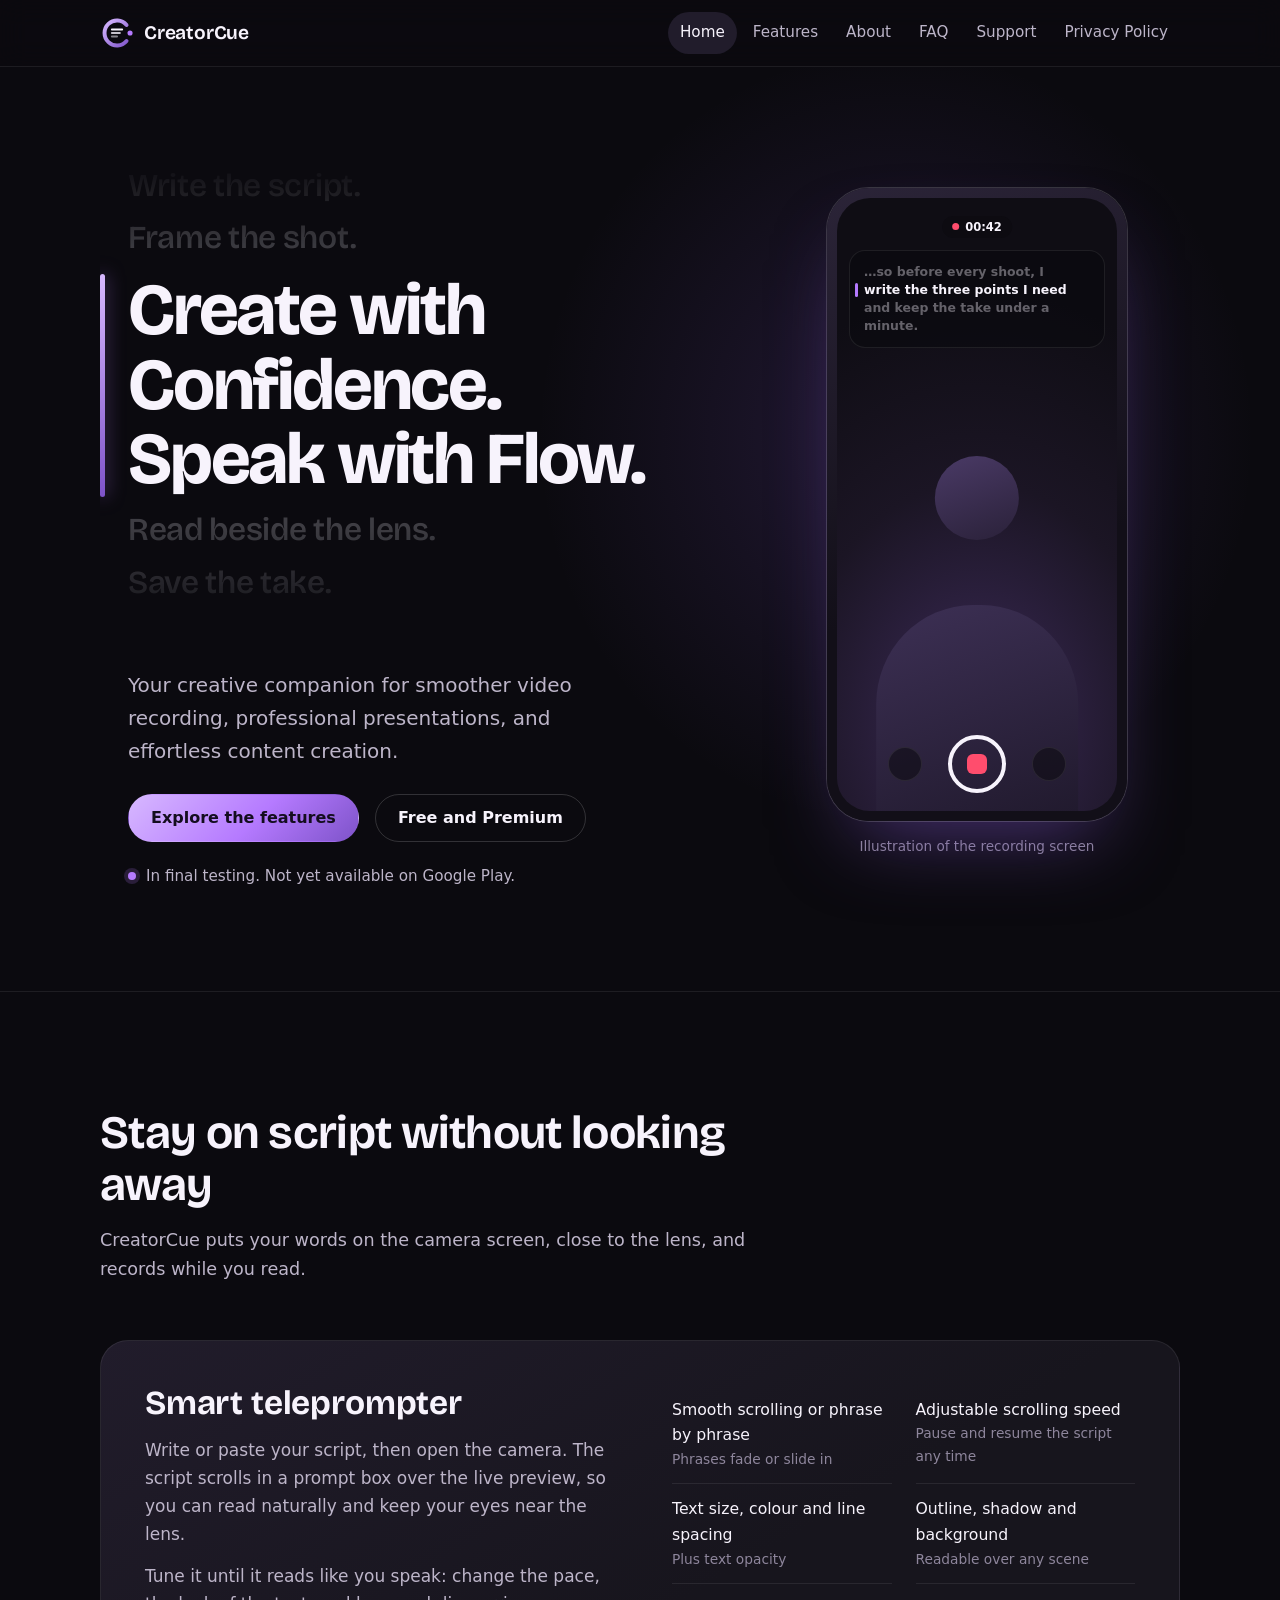
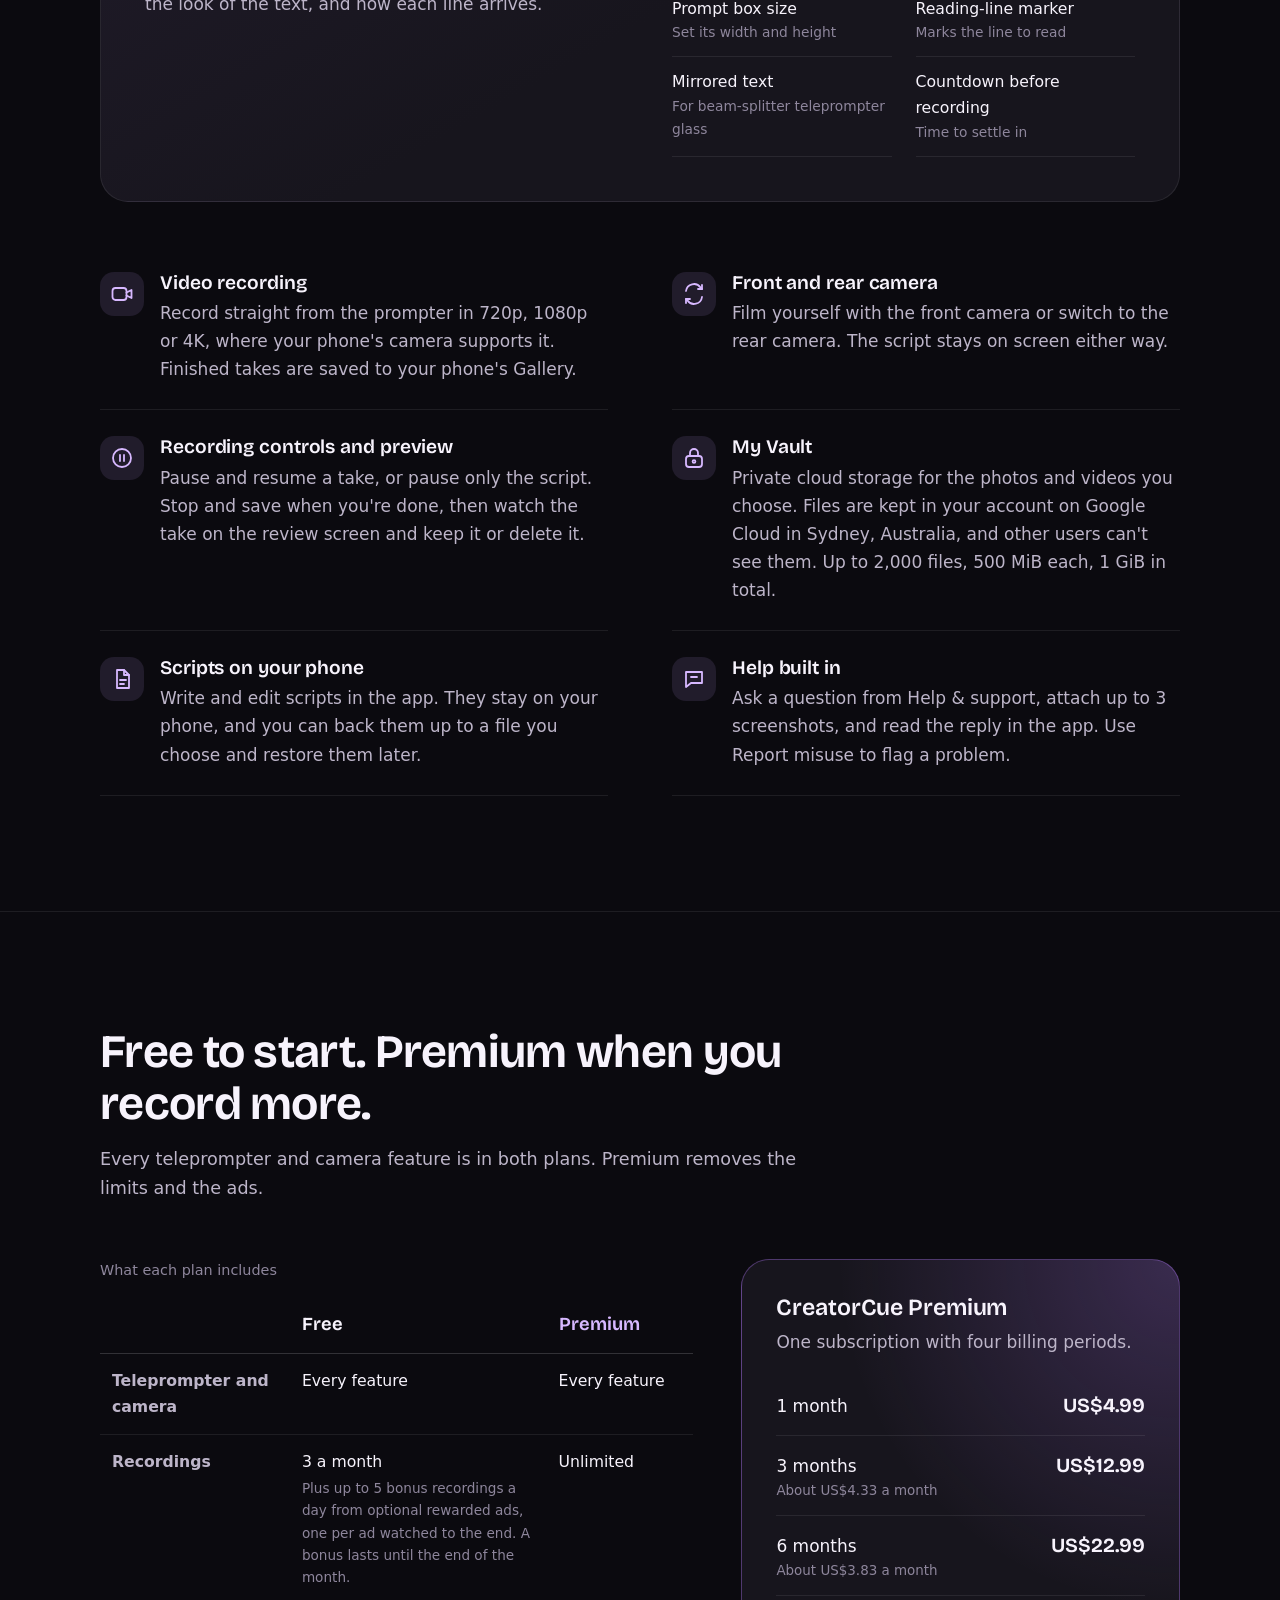
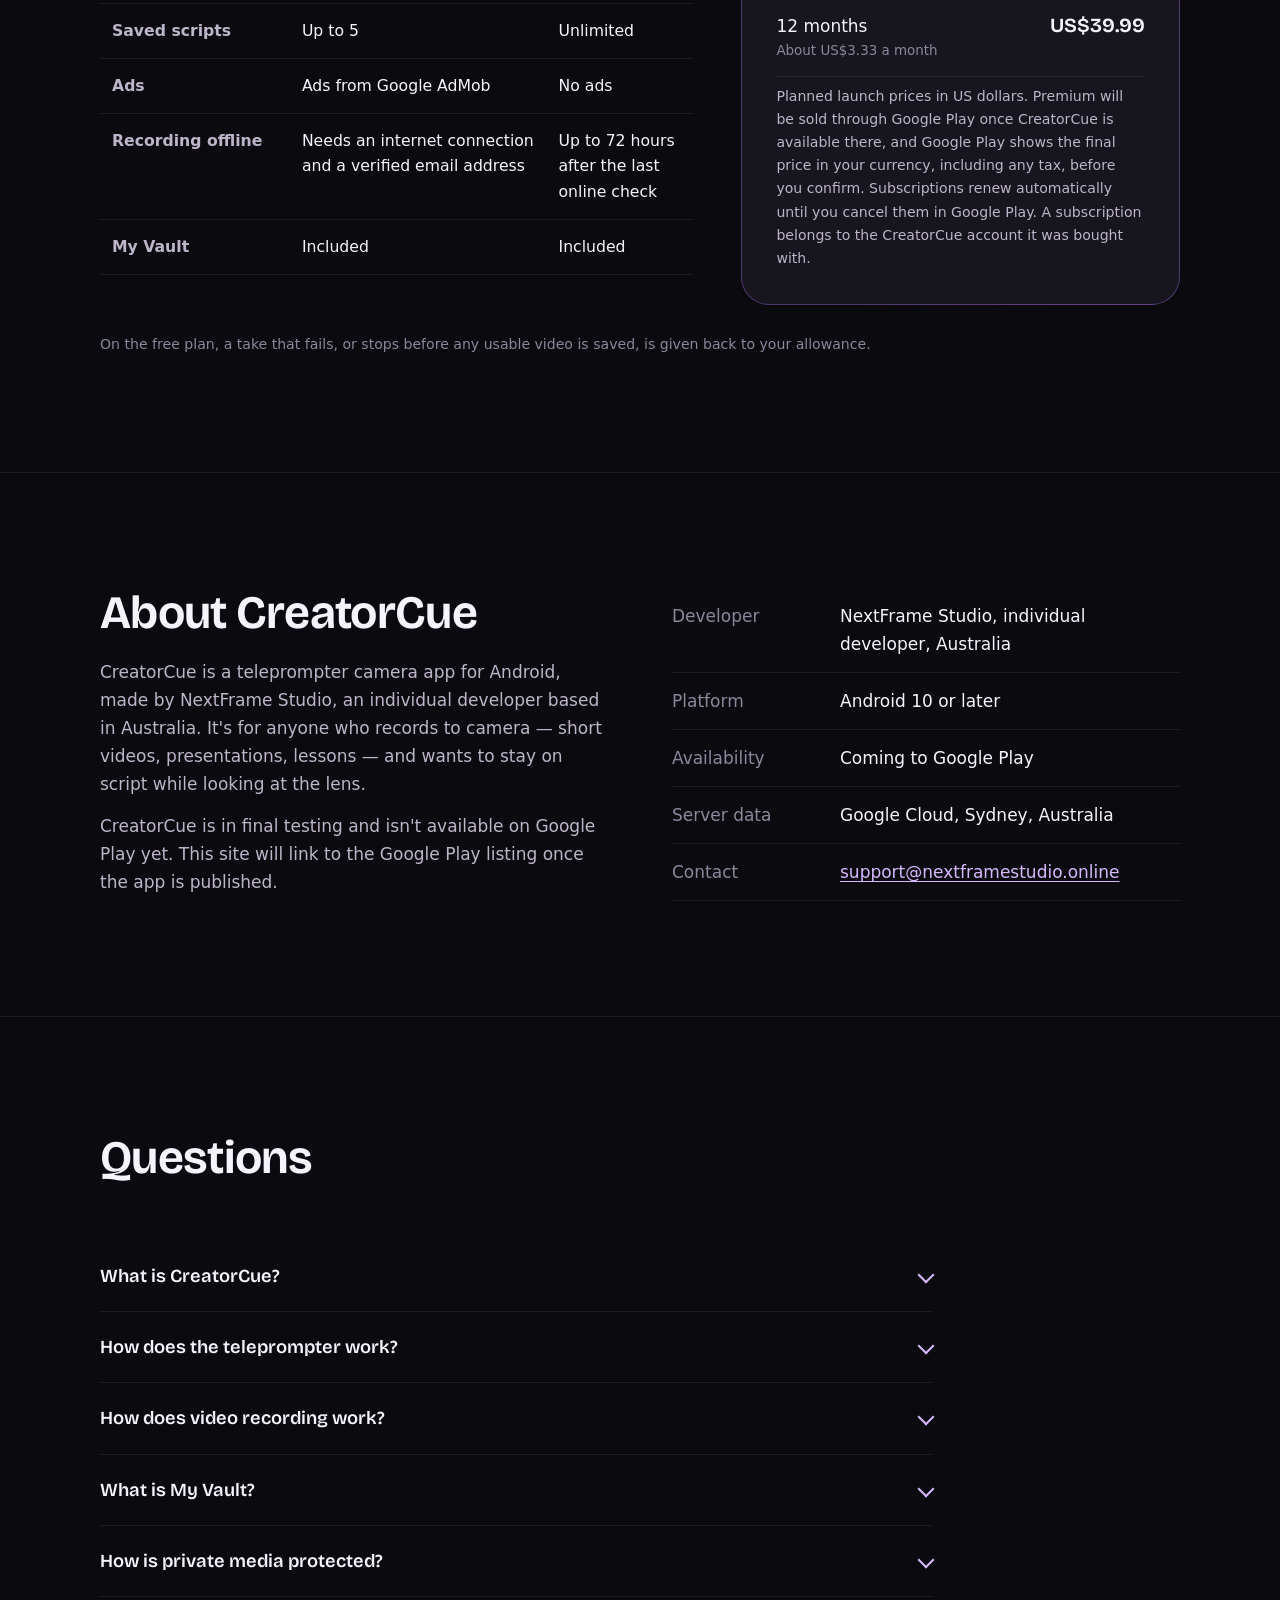
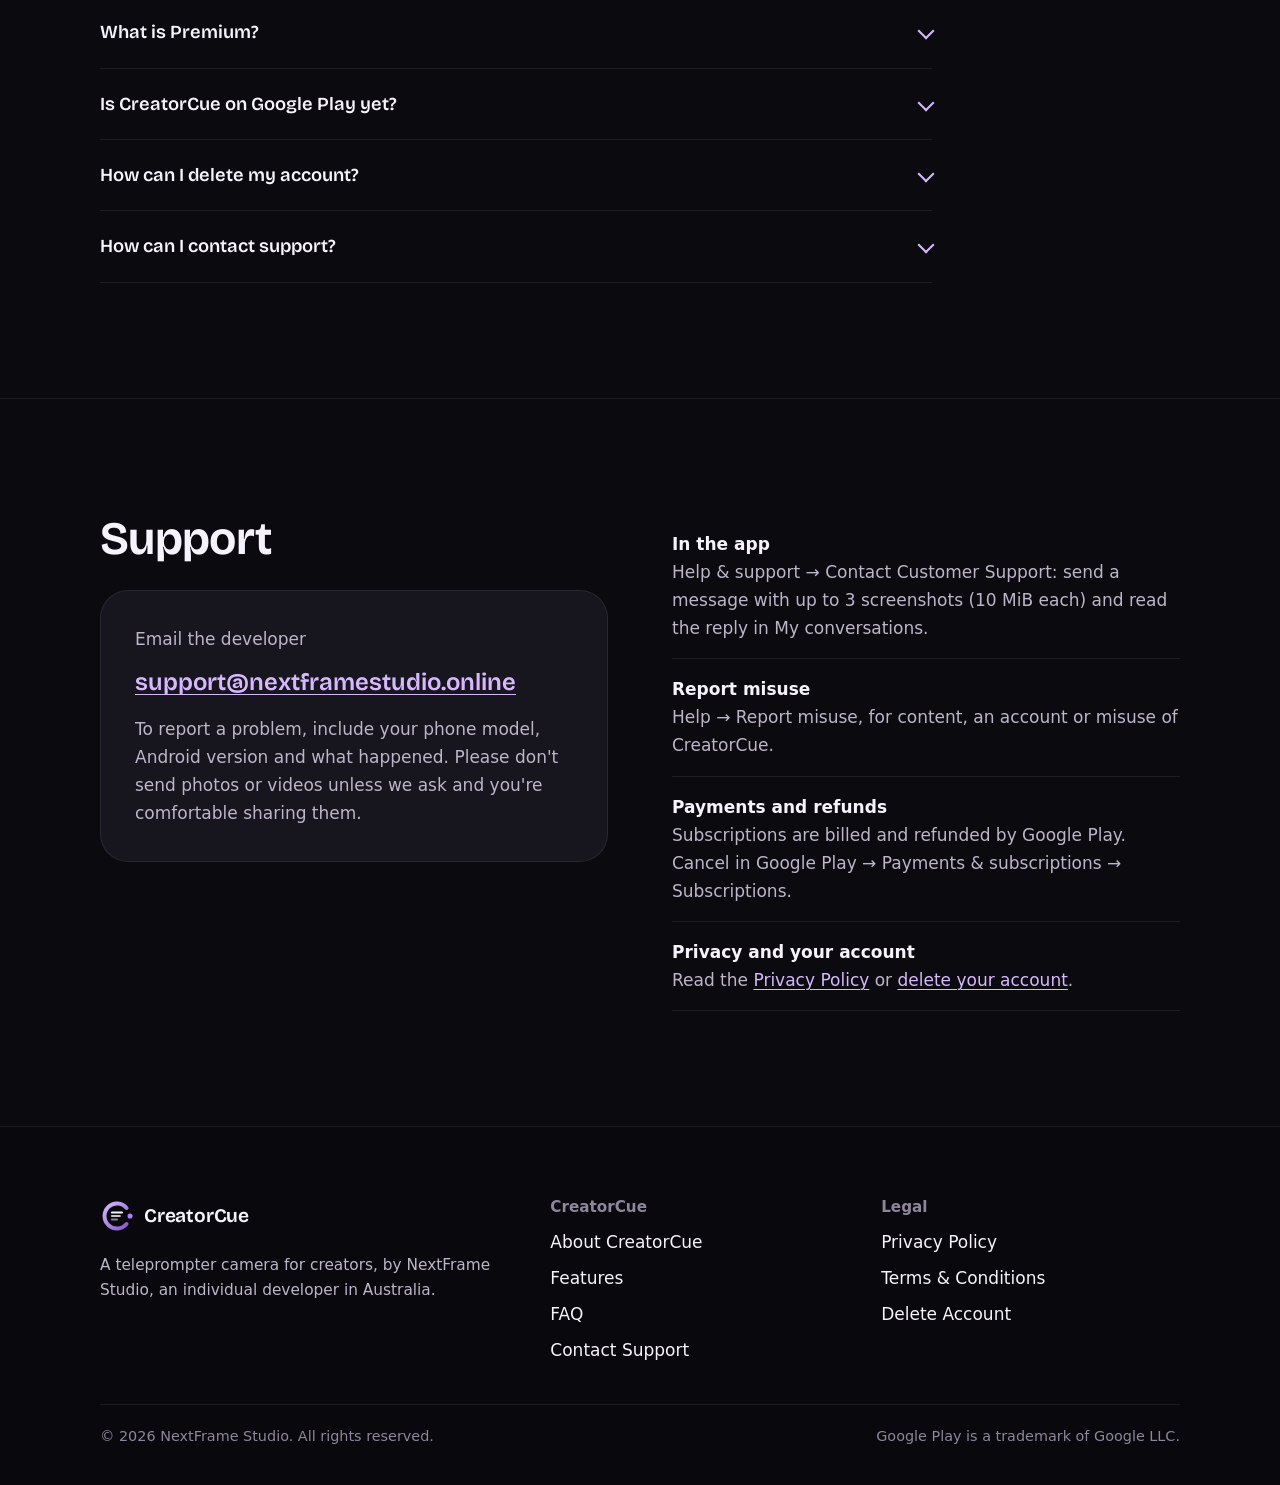
<file: index.html>
<!DOCTYPE html>
<html lang="en" class="no-js">
<head>
  <meta charset="utf-8">
  <meta name="viewport" content="width=device-width, initial-scale=1">
  <title>CreatorCue — teleprompter camera for creators</title>
  <meta name="description" content="CreatorCue is a teleprompter camera app for Android by NextFrame Studio. Read your script beside the lens, record confident takes, and keep chosen media in My Vault.">
  <link rel="canonical" href="https://nextframestudio.online/">
  <meta name="theme-color" content="#0b0a0f">
  <meta property="og:type" content="website">
  <meta property="og:title" content="CreatorCue — Create with Confidence. Speak with Flow.">
  <meta property="og:description" content="A teleprompter camera for creators, by NextFrame Studio.">
  <meta property="og:url" content="https://nextframestudio.online/">
  <link rel="icon" href="assets/favicon.svg" type="image/svg+xml">
  <link rel="preload" href="assets/fonts/bricolage-grotesque-latin.woff2" as="font" type="font/woff2" crossorigin>
  <link rel="stylesheet" href="assets/site.css">
  <script src="assets/site.js" defer></script>
</head>
<body>
  <a class="skip" href="#main">Skip to content</a>

  <header class="site-header">
    <div class="wrap">
      <a class="brand" href="index.html" aria-label="CreatorCue home"><img src="assets/logo.svg" alt="" width="34" height="34">CreatorCue</a>
      <button class="nav-toggle" type="button" aria-expanded="false" aria-controls="site-nav"><span class="bars" aria-hidden="true"></span>Menu</button>
      <nav class="nav" id="site-nav" aria-label="Main">
        <ul>
          <li><a href="index.html" aria-current="page">Home</a></li>
          <li><a href="#features">Features</a></li>
          <li><a href="#about">About</a></li>
          <li><a href="#faq">FAQ</a></li>
          <li><a href="#support">Support</a></li>
          <li><a href="privacy.html">Privacy Policy</a></li>
        </ul>
      </nav>
    </div>
  </header>

  <main id="main">
    <section class="hero" aria-labelledby="hero-title">
      <div class="wrap hero-grid">
        <div class="prompter">
          <div class="prompter-window">
            <span class="reading-line" aria-hidden="true"></span>
            <div class="prompter-track">
              <p class="line" aria-hidden="true">Write the script.</p>
              <p class="line" aria-hidden="true">Frame the shot.</p>
              <h1 id="hero-title"><span>Create with Confidence.</span> <span>Speak with Flow.</span></h1>
              <p class="line" aria-hidden="true">Read beside the lens.</p>
              <p class="line" aria-hidden="true">Save the take.</p>
            </div>
          </div>
          <div class="hero-copy">
            <p class="lede">Your creative companion for smoother video recording, professional presentations, and effortless content creation.</p>
            <div class="hero-actions">
              <a class="btn btn-primary" href="#features">Explore the features</a>
              <a class="btn btn-ghost" href="#plans">Free and Premium</a>
            </div>
            <p class="status">In final testing. Not yet available on Google Play.</p>
          </div>
        </div>

        <figure class="device">
          <div class="phone" aria-hidden="true">
            <div class="screen">
              <div class="subject"></div>
              <span class="rec">00:42</span>
              <div class="prompt-box">
                <p>…so before every shoot, I</p>
                <p class="now">write the three points I need</p>
                <p>and keep the take under a minute.</p>
              </div>
              <div class="controls"><span></span><span class="shutter"></span><span></span></div>
            </div>
          </div>
          <figcaption>Illustration of the recording screen</figcaption>
        </figure>
      </div>
    </section>

    <section class="section" id="features" aria-labelledby="features-title">
      <div class="wrap">
        <div class="section-head">
          <h2 id="features-title">Stay on script without looking away</h2>
          <p>CreatorCue puts your words on the camera screen, close to the lens, and records while you read.</p>
        </div>

        <article class="feature-lead">
          <div>
            <h3>Smart teleprompter</h3>
            <p>Write or paste your script, then open the camera. The script scrolls in a prompt box over the live preview, so you can read naturally and keep your eyes near the lens.</p>
            <p>Tune it until it reads like you speak: change the pace, the look of the text, and how each line arrives.</p>
          </div>
          <ul class="controls-list" aria-label="Teleprompter controls">
            <li>Smooth scrolling or phrase by phrase<small>Phrases fade or slide in</small></li>
            <li>Adjustable scrolling speed<small>Pause and resume the script any time</small></li>
            <li>Text size, colour and line spacing<small>Plus text opacity</small></li>
            <li>Outline, shadow and background<small>Readable over any scene</small></li>
            <li>Prompt box size<small>Set its width and height</small></li>
            <li>Reading-line marker<small>Marks the line to read</small></li>
            <li>Mirrored text<small>For beam-splitter teleprompter glass</small></li>
            <li>Countdown before recording<small>Time to settle in</small></li>
          </ul>
        </article>

        <div class="feature-rows">
          <div class="feature-row">
            <svg viewBox="0 0 24 24" fill="none" stroke="currentColor" stroke-width="1.8" stroke-linecap="round" stroke-linejoin="round" aria-hidden="true"><rect x="2.5" y="6" width="14" height="12" rx="3"/><path d="M16.5 10.5 21.5 8v8l-5-2.5"/></svg>
            <div><h3>Video recording</h3><p>Record straight from the prompter in 720p, 1080p or 4K, where your phone's camera supports it. Finished takes are saved to your phone's Gallery.</p></div>
          </div>
          <div class="feature-row">
            <svg viewBox="0 0 24 24" fill="none" stroke="currentColor" stroke-width="1.8" stroke-linecap="round" stroke-linejoin="round" aria-hidden="true"><path d="M4 9a8 8 0 0 1 14.5-3.5L20 7"/><path d="M20 3v4h-4"/><path d="M20 15a8 8 0 0 1-14.5 3.5L4 17"/><path d="M4 21v-4h4"/></svg>
            <div><h3>Front and rear camera</h3><p>Film yourself with the front camera or switch to the rear camera. The script stays on screen either way.</p></div>
          </div>
          <div class="feature-row">
            <svg viewBox="0 0 24 24" fill="none" stroke="currentColor" stroke-width="1.8" stroke-linecap="round" stroke-linejoin="round" aria-hidden="true"><circle cx="12" cy="12" r="9"/><path d="M10 9v6M14 9v6"/></svg>
            <div><h3>Recording controls and preview</h3><p>Pause and resume a take, or pause only the script. Stop and save when you're done, then watch the take on the review screen and keep it or delete it.</p></div>
          </div>
          <div class="feature-row">
            <svg viewBox="0 0 24 24" fill="none" stroke="currentColor" stroke-width="1.8" stroke-linecap="round" stroke-linejoin="round" aria-hidden="true"><rect x="4" y="10" width="16" height="11" rx="3"/><path d="M8 10V7a4 4 0 0 1 8 0v3"/><circle cx="12" cy="15.5" r="1.4"/></svg>
            <div><h3>My Vault</h3><p>Private cloud storage for the photos and videos you choose. Files are kept in your account on Google Cloud in Sydney, Australia, and other users can't see them. Up to 2,000 files, 500 MiB each, 1 GiB in total.</p></div>
          </div>
          <div class="feature-row">
            <svg viewBox="0 0 24 24" fill="none" stroke="currentColor" stroke-width="1.8" stroke-linecap="round" stroke-linejoin="round" aria-hidden="true"><path d="M7 3h7l5 5v13H7z"/><path d="M14 3v5h5M10 13h6M10 17h4"/></svg>
            <div><h3>Scripts on your phone</h3><p>Write and edit scripts in the app. They stay on your phone, and you can back them up to a file you choose and restore them later.</p></div>
          </div>
          <div class="feature-row">
            <svg viewBox="0 0 24 24" fill="none" stroke="currentColor" stroke-width="1.8" stroke-linecap="round" stroke-linejoin="round" aria-hidden="true"><path d="M4 5h16v11H9l-5 4z"/><path d="M9 10h6"/></svg>
            <div><h3>Help built in</h3><p>Ask a question from Help &amp; support, attach up to 3 screenshots, and read the reply in the app. Use Report misuse to flag a problem.</p></div>
          </div>
        </div>
      </div>
    </section>

    <section class="section" id="plans" aria-labelledby="plans-title">
      <div class="wrap">
        <div class="section-head">
          <h2 id="plans-title">Free to start. Premium when you record more.</h2>
          <p>Every teleprompter and camera feature is in both plans. Premium removes the limits and the ads.</p>
        </div>
        <div class="plans">
          <table class="compare">
            <caption>What each plan includes</caption>
            <thead><tr><th scope="col"><span class="visually-hidden">Feature</span></th><th scope="col">Free</th><th scope="col">Premium</th></tr></thead>
            <tbody>
              <tr><th scope="row">Teleprompter and camera</th><td data-plan="Free">Every feature</td><td data-plan="Premium">Every feature</td></tr>
              <tr><th scope="row">Recordings</th><td data-plan="Free">3 a month<small>Plus up to 5 bonus recordings a day from optional rewarded ads, one per ad watched to the end. A bonus lasts until the end of the month.</small></td><td data-plan="Premium">Unlimited</td></tr>
              <tr><th scope="row">Saved scripts</th><td data-plan="Free">Up to 5</td><td data-plan="Premium">Unlimited</td></tr>
              <tr><th scope="row">Ads</th><td data-plan="Free">Ads from Google AdMob</td><td data-plan="Premium">No ads</td></tr>
              <tr><th scope="row">Recording offline</th><td data-plan="Free">Needs an internet connection and a verified email address</td><td data-plan="Premium">Up to 72 hours after the last online check</td></tr>
              <tr><th scope="row">My Vault</th><td data-plan="Free">Included</td><td data-plan="Premium">Included</td></tr>
            </tbody>
          </table>

          <aside class="premium-card" aria-labelledby="premium-title">
            <h3 id="premium-title">CreatorCue Premium</h3>
            <p>One subscription with four billing periods.</p>
            <ul class="price-list">
              <li><span>1 month</span><span class="price">US$4.99</span></li>
              <li><span>3 months<small>About US$4.33 a month</small></span><span class="price">US$12.99</span></li>
              <li><span>6 months<small>About US$3.83 a month</small></span><span class="price">US$22.99</span></li>
              <li><span>12 months<small>About US$3.33 a month</small></span><span class="price">US$39.99</span></li>
            </ul>
            <p class="fine">Planned launch prices in US dollars. Premium will be sold through Google Play once CreatorCue is available there, and Google Play shows the final price in your currency, including any tax, before you confirm. Subscriptions renew automatically until you cancel them in Google Play. A subscription belongs to the CreatorCue account it was bought with.</p>
          </aside>
        </div>
        <p class="fine plans-note">On the free plan, a take that fails, or stops before any usable video is saved, is given back to your allowance.</p>
      </div>
    </section>

    <section class="section" id="about" aria-labelledby="about-title">
      <div class="wrap about">
        <div class="text">
          <h2 id="about-title">About CreatorCue</h2>
          <p>CreatorCue is a teleprompter camera app for Android, made by NextFrame Studio, an individual developer based in Australia. It's for anyone who records to camera — short videos, presentations, lessons — and wants to stay on script while looking at the lens.</p>
          <p>CreatorCue is in final testing and isn't available on Google Play yet. This site will link to the Google Play listing once the app is published.</p>
        </div>
        <dl class="facts">
          <div><dt>Developer</dt><dd>NextFrame Studio, individual developer, Australia</dd></div>
          <div><dt>Platform</dt><dd>Android 10 or later</dd></div>
          <div><dt>Availability</dt><dd>Coming to Google Play</dd></div>
          <div><dt>Server data</dt><dd>Google Cloud, Sydney, Australia</dd></div>
          <div><dt>Contact</dt><dd><a href="mailto:support@nextframestudio.online">support@nextframestudio.online</a></dd></div>
        </dl>
      </div>
    </section>

    <section class="section" id="faq" aria-labelledby="faq-title">
      <div class="wrap">
        <div class="section-head"><h2 id="faq-title">Questions</h2></div>
        <div class="faq">
          <details>
            <summary>What is CreatorCue?</summary>
            <div><p>A teleprompter and camera in one Android app. You write a script, read it on screen while you record, and save the video to your phone. Optional My Vault storage keeps chosen photos and videos in your account.</p></div>
          </details>
          <details>
            <summary>How does the teleprompter work?</summary>
            <div><p>Open a script and tap Record. The script scrolls in a prompt box over the camera preview. From the camera settings you can change the scrolling speed, switch between smooth scrolling and phrase by phrase, adjust text size and colour, mirror the text for teleprompter glass, and set a countdown. Pause the script whenever you need a moment.</p></div>
          </details>
          <details>
            <summary>How does video recording work?</summary>
            <div><p>Choose the front or rear camera and a quality your phone supports (720p, 1080p or 4K), then tap Record. You can pause and resume, and Stop &amp; save ends the take. The video is saved to your phone's Gallery and opens on a review screen.</p>
            <p>On the free plan, recording needs an internet connection and a verified email address, and each take counts toward your monthly allowance. A take that fails before any usable video is saved doesn't count.</p></div>
          </details>
          <details>
            <summary>What is My Vault?</summary>
            <div><p>Optional private cloud storage in your CreatorCue account. You pick photos and videos with Android's photo picker, and only those files are uploaded; CreatorCue doesn't get access to your other photos. Each account can store up to 2,000 files, up to 500 MiB per file and 1 GiB in total. Files stay until you delete them in My Vault or delete your account. Deleting a file from My Vault doesn't delete the original on your phone.</p></div>
          </details>
          <details>
            <summary>How is private media protected?</summary>
            <div>
              <ul>
                <li>Files are stored in your account on Google Cloud in Sydney, Australia, and are sent over encrypted connections.</li>
                <li>Other users can't see your files.</li>
                <li>Authorized CreatorCue administrators can view a file only to provide technical support, keep CreatorCue secure, handle reports, or meet legal obligations. Every view is logged with its reason, and administrators can't change or delete your files.</li>
                <li>Your files and messages aren't used for advertising, profiling or training AI models.</li>
              </ul>
              <p>Details are in the <a href="privacy.html#my-vault">Privacy Policy</a>.</p>
            </div>
          </details>
          <details>
            <summary>What is Premium?</summary>
            <div><p>A Google Play subscription that gives unlimited recordings and saved scripts, removes ads, and lets you record offline for up to 72 hours after the last online check. It comes in 1, 3, 6 and 12-month periods. Premium will be available once CreatorCue is on Google Play. See <a href="#plans">Free and Premium</a>.</p></div>
          </details>
          <details>
            <summary>Is CreatorCue on Google Play yet?</summary>
            <div><p>Not yet. The app is in final testing. This site will link to the listing once it's published.</p></div>
          </details>
          <details>
            <summary>How can I delete my account?</summary>
            <div><p>In the app, go to Settings → Delete account. Without the app, use the web deletion page described on <a href="delete-account.html">Delete your account</a>, which also lists what is deleted and what is kept.</p></div>
          </details>
          <details>
            <summary>How can I contact support?</summary>
            <div><p>In the app, open Help &amp; support → Contact Customer Support. You can also email <a href="mailto:support@nextframestudio.online">support@nextframestudio.online</a>.</p></div>
          </details>
        </div>
      </div>
    </section>

    <section class="section" id="support" aria-labelledby="support-title">
      <div class="wrap support">
        <div>
          <h2 id="support-title">Support</h2>
          <div class="contact-card">
            <p class="label">Email the developer</p>
            <a class="email" href="mailto:support@nextframestudio.online">support@nextframestudio.online</a>
            <p>To report a problem, include your phone model, Android version and what happened. Please don't send photos or videos unless we ask and you're comfortable sharing them.</p>
          </div>
        </div>
        <ul class="help-list">
          <li><strong>In the app</strong><span>Help &amp; support → Contact Customer Support: send a message with up to 3 screenshots (10 MiB each) and read the reply in My conversations.</span></li>
          <li><strong>Report misuse</strong><span>Help → Report misuse, for content, an account or misuse of CreatorCue.</span></li>
          <li><strong>Payments and refunds</strong><span>Subscriptions are billed and refunded by Google Play. Cancel in Google Play → Payments &amp; subscriptions → Subscriptions.</span></li>
          <li><strong>Privacy and your account</strong><span>Read the <a href="privacy.html">Privacy Policy</a> or <a href="delete-account.html">delete your account</a>.</span></li>
        </ul>
      </div>
    </section>
  </main>

  <footer class="site-footer">
    <div class="wrap">
      <div class="footer-grid">
        <div>
          <a class="brand" href="index.html"><img src="assets/logo.svg" alt="" width="34" height="34">CreatorCue</a>
          <p>A teleprompter camera for creators, by NextFrame Studio, an individual developer in Australia.</p>
        </div>
        <nav aria-label="Product">
          <h2>CreatorCue</h2>
          <ul>
            <li><a href="index.html#about">About CreatorCue</a></li>
            <li><a href="index.html#features">Features</a></li>
            <li><a href="index.html#faq">FAQ</a></li>
            <li><a href="mailto:support@nextframestudio.online">Contact Support</a></li>
          </ul>
        </nav>
        <nav aria-label="Legal">
          <h2>Legal</h2>
          <ul>
            <li><a href="privacy.html">Privacy Policy</a></li>
            <li><a href="terms.html">Terms &amp; Conditions</a></li>
            <li><a href="delete-account.html">Delete Account</a></li>
          </ul>
        </nav>
      </div>
      <div class="legal-line"><span>© 2026 NextFrame Studio. All rights reserved.</span><span>Google Play is a trademark of Google LLC.</span></div>
    </div>
  </footer>
</body>
</html>
</file>
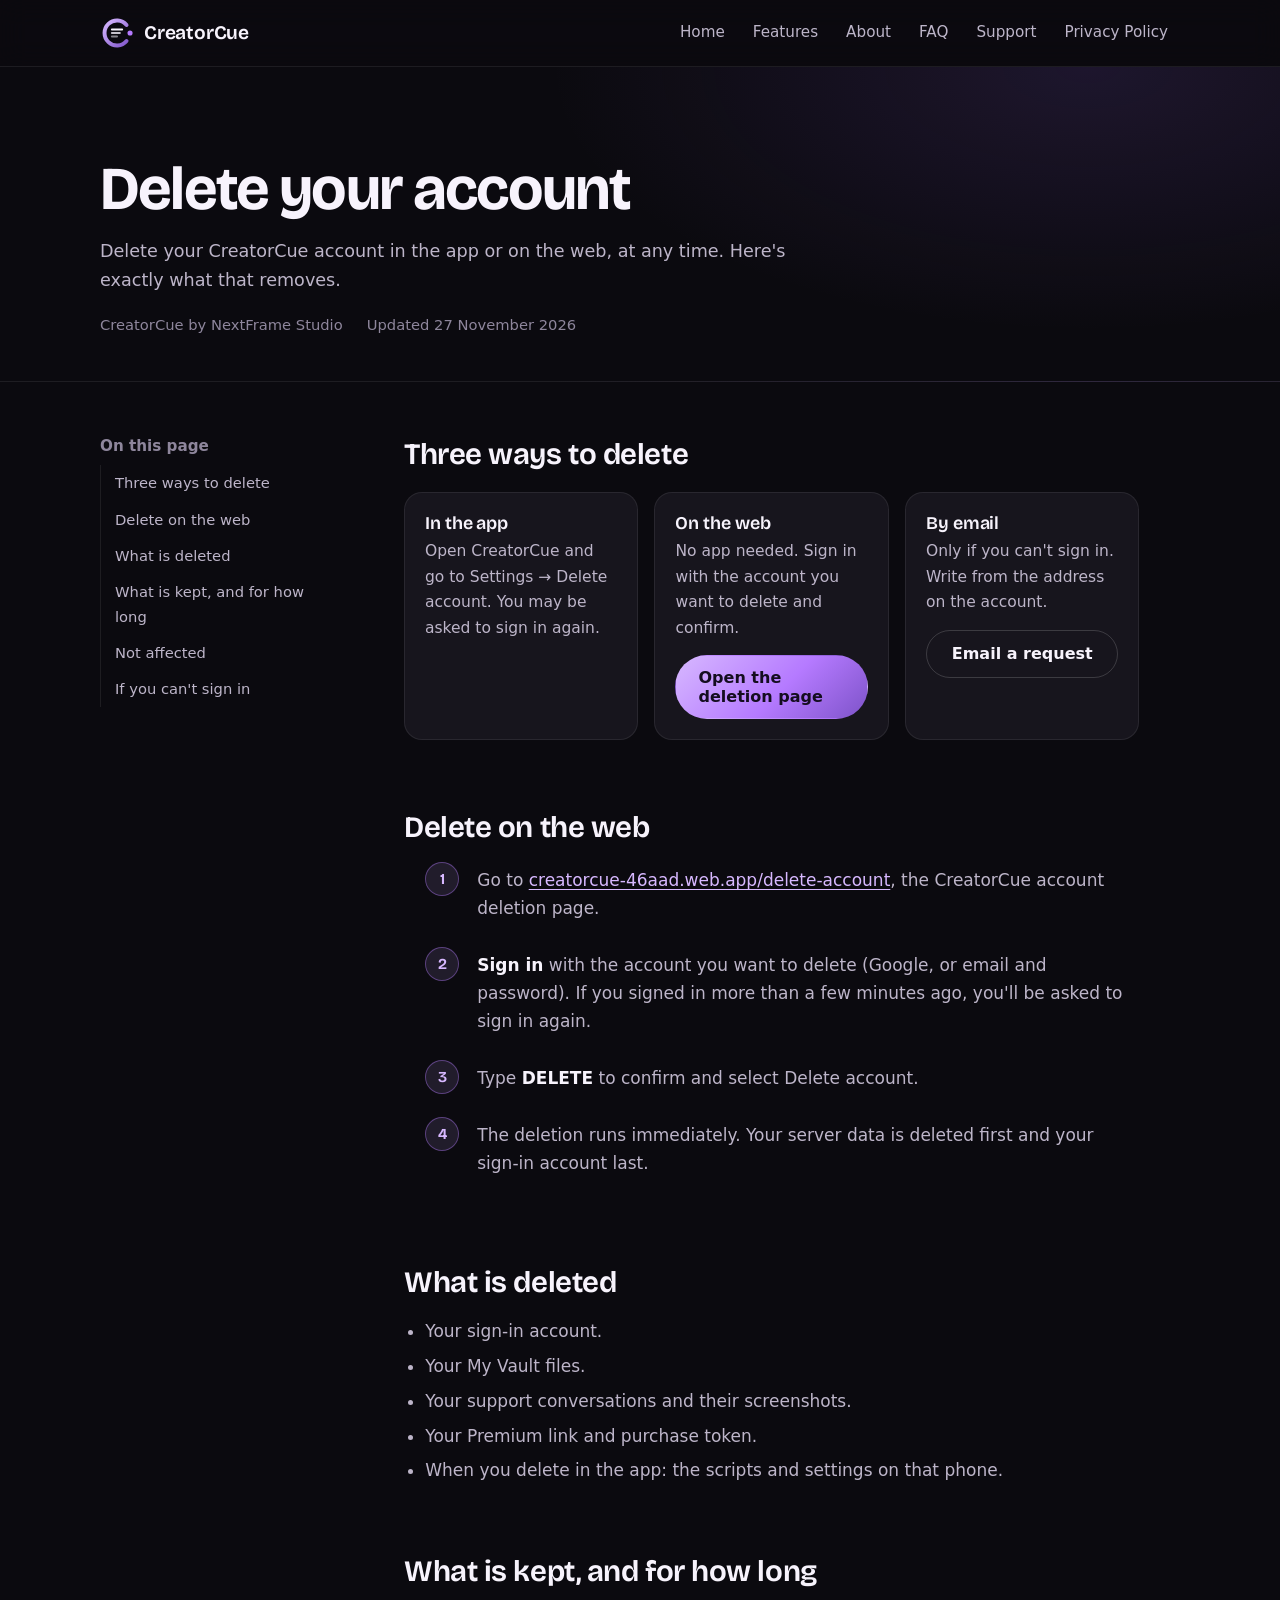
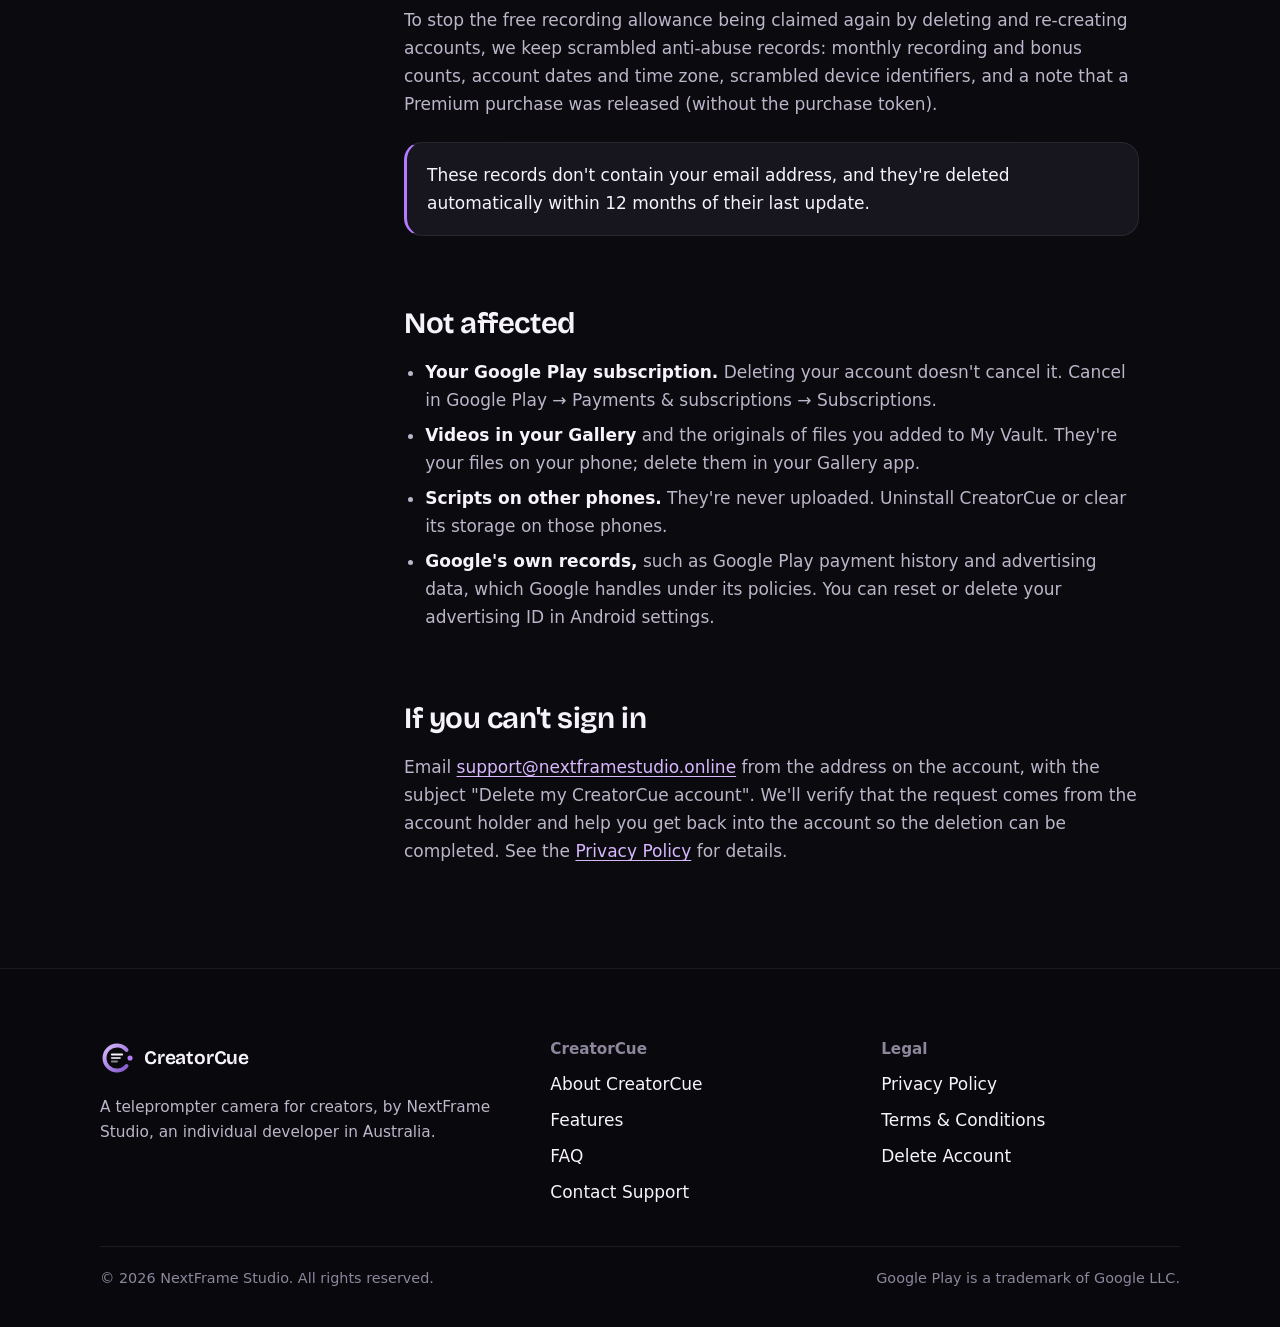
<file: delete-account.html>
<!DOCTYPE html>
<html lang="en" class="no-js">
<head>
  <meta charset="utf-8">
  <meta name="viewport" content="width=device-width, initial-scale=1">
  <title>Delete your account — CreatorCue</title>
  <meta name="description" content="How to delete your CreatorCue account in the app or on the web, what is deleted, and what is kept for up to 12 months.">
  <link rel="canonical" href="https://nextframestudio.online/delete-account.html">
  <meta name="theme-color" content="#0b0a0f">
  <link rel="icon" href="assets/favicon.svg" type="image/svg+xml">
  <link rel="preload" href="assets/fonts/bricolage-grotesque-latin.woff2" as="font" type="font/woff2" crossorigin>
  <link rel="stylesheet" href="assets/site.css">
  <script src="assets/site.js" defer></script>
</head>
<body>
  <a class="skip" href="#main">Skip to content</a>

  <header class="site-header">
    <div class="wrap">
      <a class="brand" href="index.html" aria-label="CreatorCue home"><img src="assets/logo.svg" alt="" width="34" height="34">CreatorCue</a>
      <button class="nav-toggle" type="button" aria-expanded="false" aria-controls="site-nav"><span class="bars" aria-hidden="true"></span>Menu</button>
      <nav class="nav" id="site-nav" aria-label="Main">
        <ul>
          <li><a href="index.html">Home</a></li>
          <li><a href="index.html#features">Features</a></li>
          <li><a href="index.html#about">About</a></li>
          <li><a href="index.html#faq">FAQ</a></li>
          <li><a href="index.html#support">Support</a></li>
          <li><a href="privacy.html">Privacy Policy</a></li>
        </ul>
      </nav>
    </div>
  </header>

  <main id="main">
    <div class="doc-head">
      <div class="wrap">
        <h1>Delete your account</h1>
        <p>Delete your CreatorCue account in the app or on the web, at any time. Here's exactly what that removes.</p>
        <div class="doc-meta"><span>CreatorCue by NextFrame Studio</span><span>Updated 27 November 2026</span></div>
      </div>
    </div>
    <div class="wrap doc">
      <nav class="toc" aria-labelledby="toc-title">
        <h2 id="toc-title">On this page</h2>
        <ol>
          <li><a href="#ways">Three ways to delete</a></li>
          <li><a href="#web">Delete on the web</a></li>
          <li><a href="#deleted">What is deleted</a></li>
          <li><a href="#kept">What is kept, and for how long</a></li>
          <li><a href="#not-affected">Not affected</a></li>
          <li><a href="#email">If you can't sign in</a></li>
        </ol>
      </nav>
      <article class="prose">

<h2 id="ways">Three ways to delete</h2>
<div class="ways">
  <div class="way">
    <h3>In the app</h3>
    <p>Open CreatorCue and go to Settings → Delete account. You may be asked to sign in again.</p>
  </div>
  <div class="way">
    <h3>On the web</h3>
    <p>No app needed. Sign in with the account you want to delete and confirm.</p>
    <a class="btn btn-primary" href="https://creatorcue-46aad.web.app/delete-account">Open the deletion page</a>
  </div>
  <div class="way">
    <h3>By email</h3>
    <p>Only if you can't sign in. Write from the address on the account.</p>
    <a class="btn btn-ghost" href="mailto:support@nextframestudio.online?subject=Delete%20my%20CreatorCue%20account">Email a request</a>
  </div>
</div>

<h2 id="web">Delete on the web</h2>
<ol class="steps">
  <li>Go to <a href="https://creatorcue-46aad.web.app/delete-account">creatorcue-46aad.web.app/delete-account</a>, the CreatorCue account deletion page.</li>
  <li><strong>Sign in</strong> with the account you want to delete (Google, or email and password). If you signed in more than a few minutes ago, you'll be asked to sign in again.</li>
  <li>Type <strong>DELETE</strong> to confirm and select Delete account.</li>
  <li>The deletion runs immediately. Your server data is deleted first and your sign-in account last.</li>
</ol>

<h2 id="deleted">What is deleted</h2>
<ul>
  <li>Your sign-in account.</li>
  <li>Your My Vault files.</li>
  <li>Your support conversations and their screenshots.</li>
  <li>Your Premium link and purchase token.</li>
  <li>When you delete in the app: the scripts and settings on that phone.</li>
</ul>

<h2 id="kept">What is kept, and for how long</h2>
<p>To stop the free recording allowance being claimed again by deleting and re-creating accounts, we keep scrambled anti-abuse records: monthly recording and bonus counts, account dates and time zone, scrambled device identifiers, and a note that a Premium purchase was released (without the purchase token).</p>
<div class="callout"><p>These records don't contain your email address, and they're deleted automatically within 12 months of their last update.</p></div>

<h2 id="not-affected">Not affected</h2>
<ul>
  <li><strong>Your Google Play subscription.</strong> Deleting your account doesn't cancel it. Cancel in Google Play → Payments &amp; subscriptions → Subscriptions.</li>
  <li><strong>Videos in your Gallery</strong> and the originals of files you added to My Vault. They're your files on your phone; delete them in your Gallery app.</li>
  <li><strong>Scripts on other phones.</strong> They're never uploaded. Uninstall CreatorCue or clear its storage on those phones.</li>
  <li><strong>Google's own records,</strong> such as Google Play payment history and advertising data, which Google handles under its policies. You can reset or delete your advertising ID in Android settings.</li>
</ul>

<h2 id="email">If you can't sign in</h2>
<p>Email <a href="mailto:support@nextframestudio.online?subject=Delete%20my%20CreatorCue%20account">support@nextframestudio.online</a> from the address on the account, with the subject "Delete my CreatorCue account". We'll verify that the request comes from the account holder and help you get back into the account so the deletion can be completed. See the <a href="privacy.html#deletion">Privacy Policy</a> for details.</p>

      </article>
    </div>
  </main>

  <footer class="site-footer">
    <div class="wrap">
      <div class="footer-grid">
        <div>
          <a class="brand" href="index.html"><img src="assets/logo.svg" alt="" width="34" height="34">CreatorCue</a>
          <p>A teleprompter camera for creators, by NextFrame Studio, an individual developer in Australia.</p>
        </div>
        <nav aria-label="Product">
          <h2>CreatorCue</h2>
          <ul>
            <li><a href="index.html#about">About CreatorCue</a></li>
            <li><a href="index.html#features">Features</a></li>
            <li><a href="index.html#faq">FAQ</a></li>
            <li><a href="mailto:support@nextframestudio.online">Contact Support</a></li>
          </ul>
        </nav>
        <nav aria-label="Legal">
          <h2>Legal</h2>
          <ul>
            <li><a href="privacy.html">Privacy Policy</a></li>
            <li><a href="terms.html">Terms &amp; Conditions</a></li>
            <li><a href="delete-account.html" aria-current="page">Delete Account</a></li>
          </ul>
        </nav>
      </div>
      <div class="legal-line"><span>© 2026 NextFrame Studio. All rights reserved.</span><span>Google Play is a trademark of Google LLC.</span></div>
    </div>
  </footer>
</body>
</html>
</file>
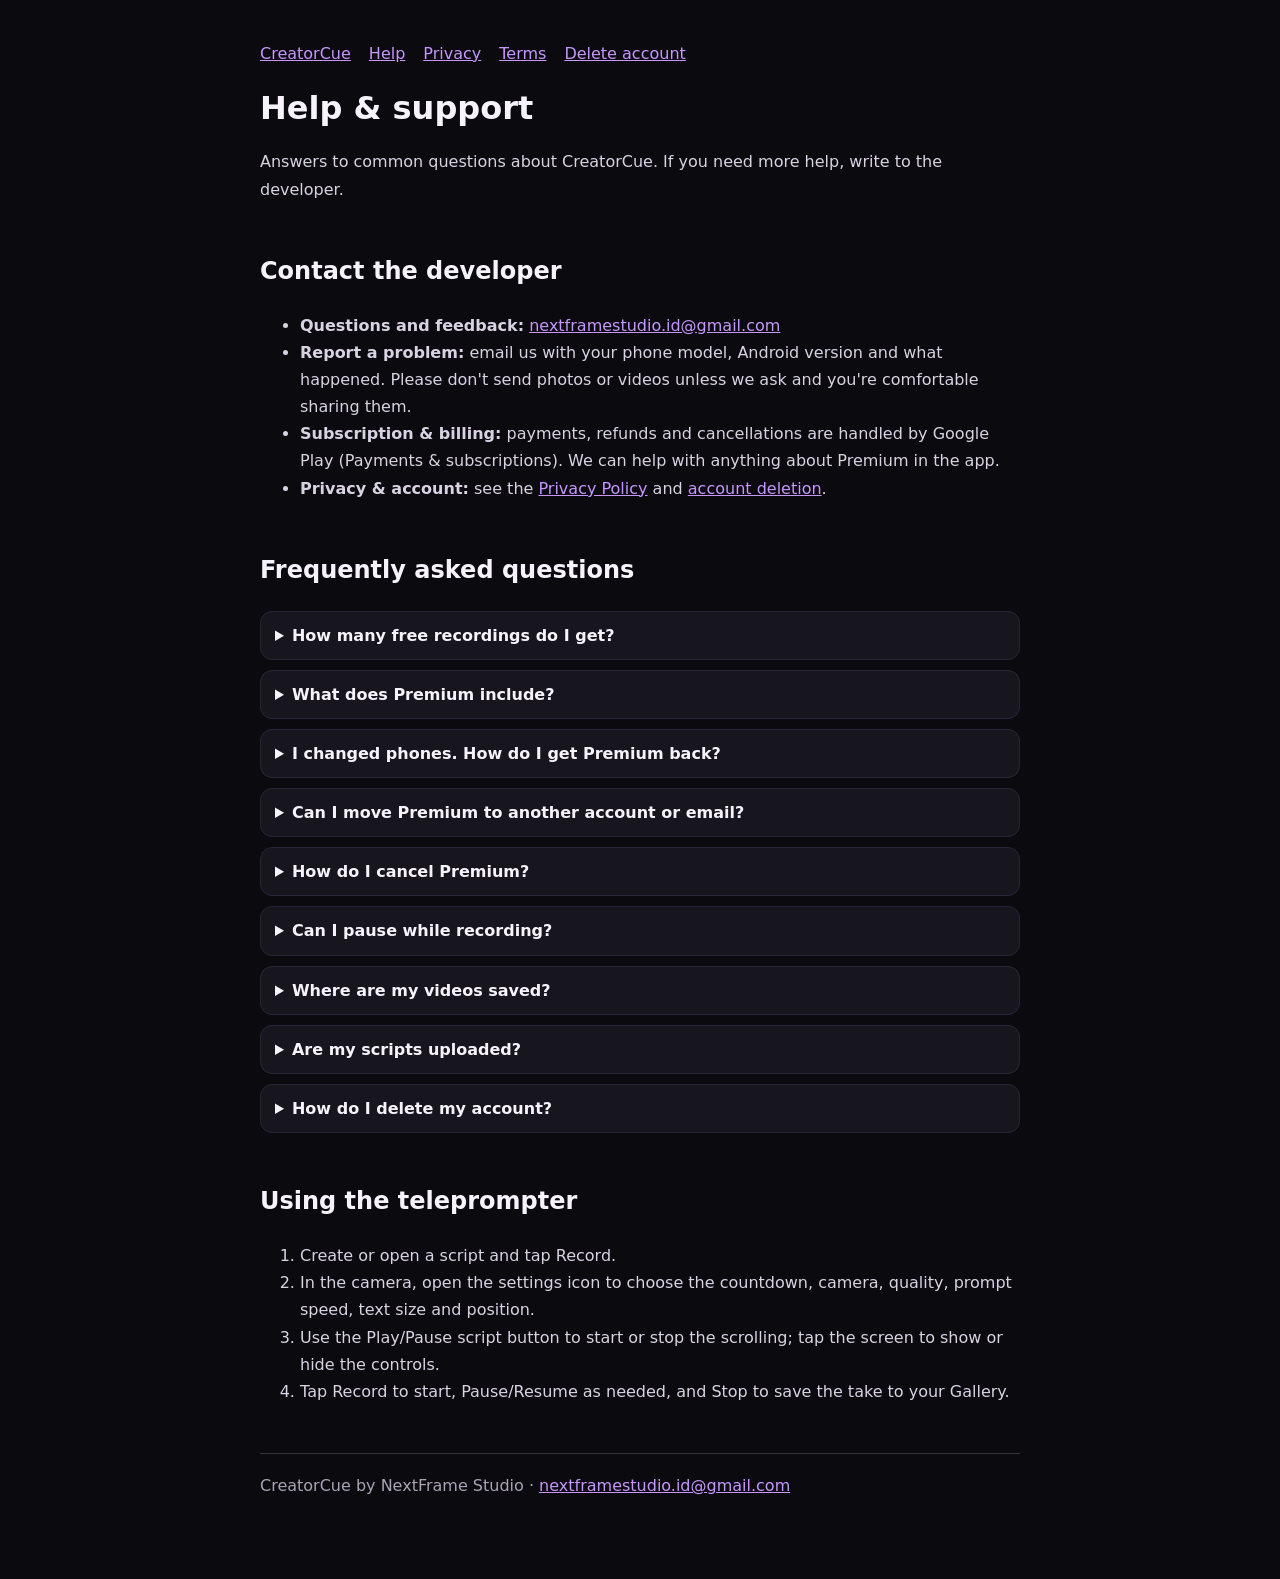
<file: help.html>
<!doctype html>
<html lang="en"><head><meta charset="utf-8"><meta name="viewport" content="width=device-width,initial-scale=1"><title>CreatorCue Help</title><meta name="description" content="Help and support for the CreatorCue teleprompter camera"><style>:root{color-scheme:dark}body{margin:0;background:#0b0a0f;color:#f7f3fc;font:16px/1.7 system-ui,sans-serif}main{max-width:760px;margin:auto;padding:40px 24px 80px}nav{display:flex;gap:18px;flex-wrap:wrap}a{color:#c796ff}h1{line-height:1.2}h2{margin-top:2em}p,li{color:#d9d2e3}footer{margin-top:48px;color:#aaa3b6;border-top:1px solid #333;padding-top:18px}details{border:1px solid #2b2438;border-radius:12px;padding:10px 14px;margin:10px 0;background:#17151d}summary{cursor:pointer;font-weight:600}details p{margin:.6em 0 0}</style></head><body><main>
<nav><a href="index.html">CreatorCue</a><a href="help.html">Help</a><a href="privacy.html">Privacy</a><a href="terms.html">Terms</a><a href="delete-account.html">Delete account</a></nav>
<h1>Help &amp; support</h1><p>Answers to common questions about CreatorCue. If you need more help, write to the developer.</p>
<h2>Contact the developer</h2><ul><li><b>Questions and feedback:</b> <a href="mailto:nextframestudio.id@gmail.com">nextframestudio.id@gmail.com</a></li><li><b>Report a problem:</b> email us with your phone model, Android version and what happened. Please don't send photos or videos unless we ask and you're comfortable sharing them.</li><li><b>Subscription &amp; billing:</b> payments, refunds and cancellations are handled by Google Play (Payments &amp; subscriptions). We can help with anything about Premium in the app.</li><li><b>Privacy &amp; account:</b> see the <a href="privacy.html">Privacy Policy</a> and <a href="delete-account.html">account deletion</a>.</li></ul>
<h2>Frequently asked questions</h2><details><summary>How many free recordings do I get?</summary><p>The free plan includes 3 successful recordings a day. The count resets at midnight in your phone's time zone. Recordings that fail, or that are interrupted before 5 seconds of video is saved, aren't counted.</p></details><details><summary>What does Premium include?</summary><p>Unlimited recordings, unlimited scripts (the free plan keeps up to 5) and no ads. Premium is a subscription bought through Google Play.</p></details><details><summary>I changed phones. How do I get Premium back?</summary><p>Sign in with the same CreatorCue account and the same Google Play account, then open Settings → Restore purchases.</p></details><details><summary>Can I move Premium to another account or email?</summary><p>No. A subscription bought in the app is linked to the CreatorCue account you were signed in with and can only be restored to that account.</p></details><details><summary>How do I cancel Premium?</summary><p>In Google Play → Payments &amp; subscriptions → Subscriptions. You keep Premium until the end of the period you've paid for. Deleting your CreatorCue account doesn't cancel the subscription.</p></details><details><summary>Can I pause while recording?</summary><p>Yes. Tap Pause while recording and Resume to continue. The take is saved as one video, and the prompt stays where you paused.</p></details><details><summary>Where are my videos saved?</summary><p>In your Gallery, in the Movies/CreatorCue folder. Videos stay on your phone; CreatorCue doesn't upload them.</p></details><details><summary>Are my scripts uploaded?</summary><p>No. Scripts are stored only on your device. Use Settings → Backup &amp; restore to save a copy where you choose.</p></details><details><summary>How do I delete my account?</summary><p>In the app: Settings → Delete account. Without the app: see <a href="delete-account.html">Delete account</a>.</p></details>
<h2>Using the teleprompter</h2><ol><li>Create or open a script and tap Record.</li><li>In the camera, open the settings icon to choose the countdown, camera, quality, prompt speed, text size and position.</li><li>Use the Play/Pause script button to start or stop the scrolling; tap the screen to show or hide the controls.</li><li>Tap Record to start, Pause/Resume as needed, and Stop to save the take to your Gallery.</li></ol>
<footer>CreatorCue by NextFrame Studio · <a href="mailto:nextframestudio.id@gmail.com">nextframestudio.id@gmail.com</a></footer></main></body></html>
</file>
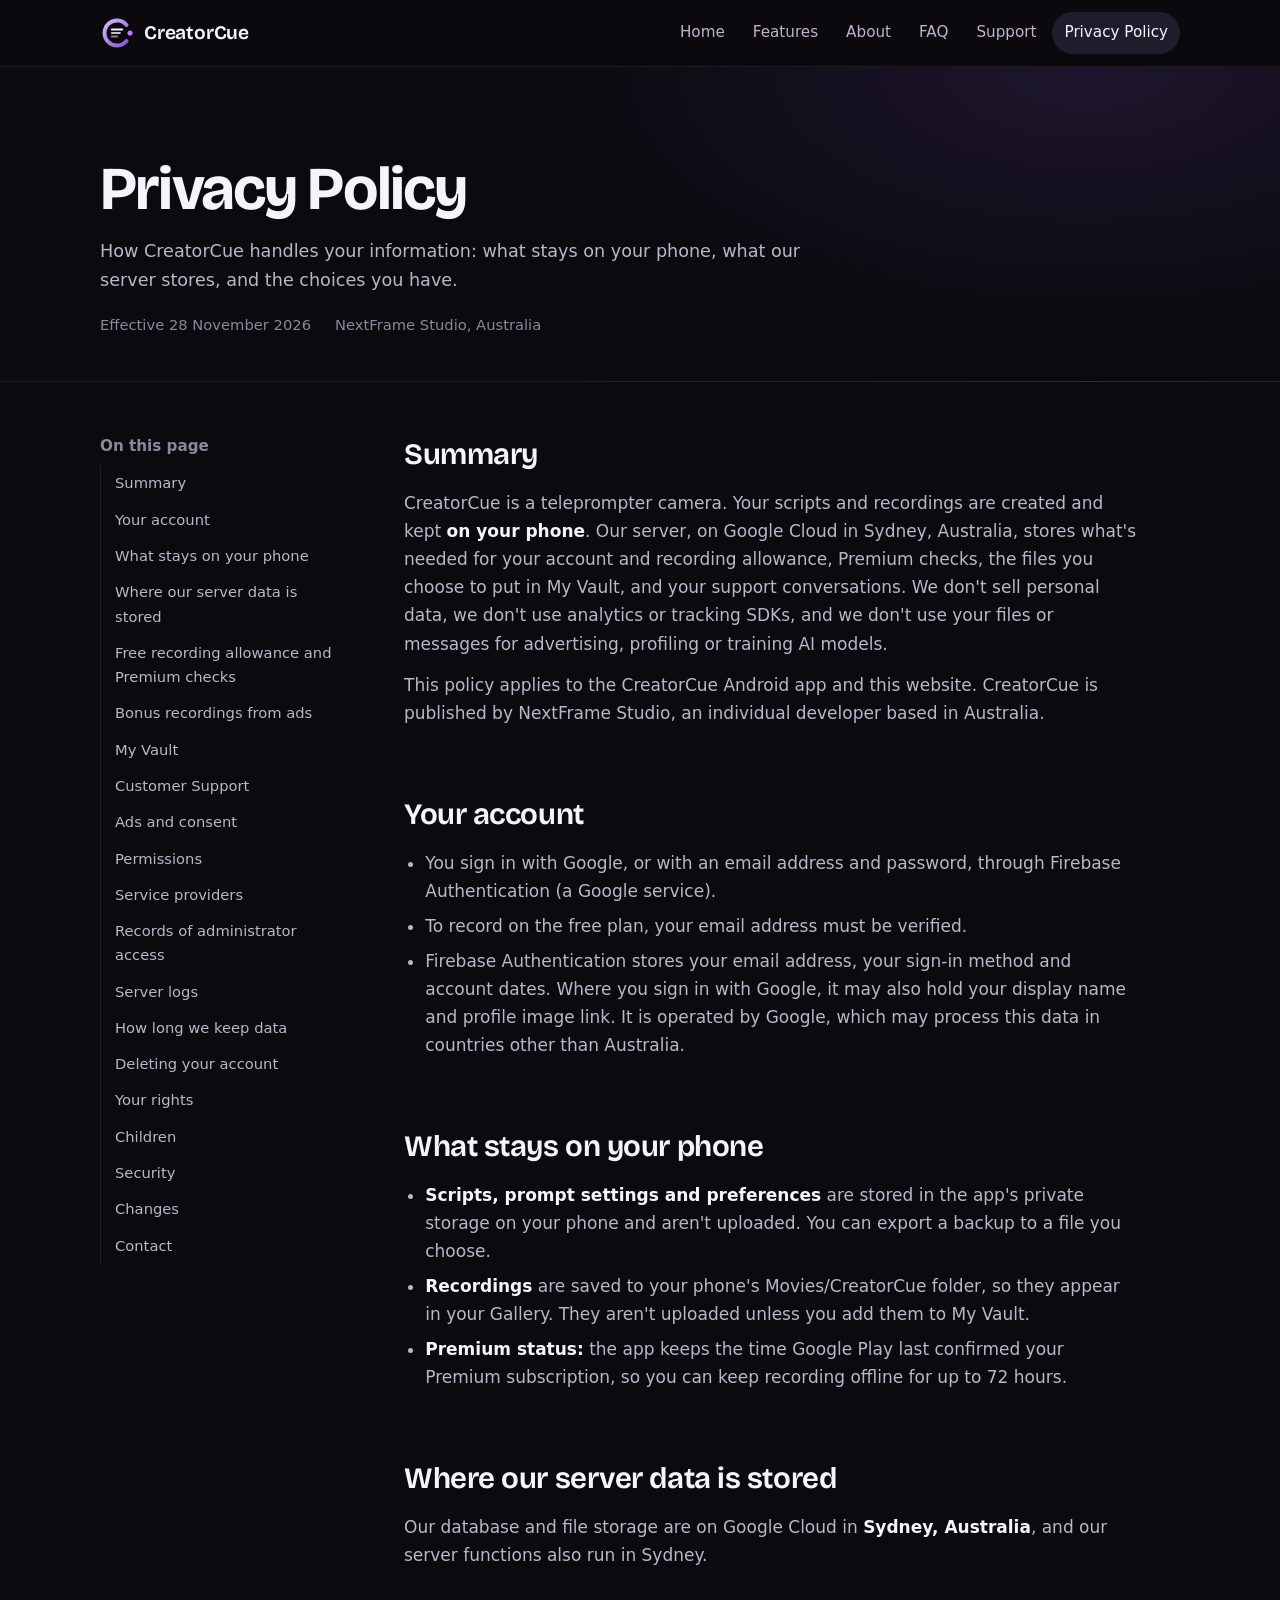
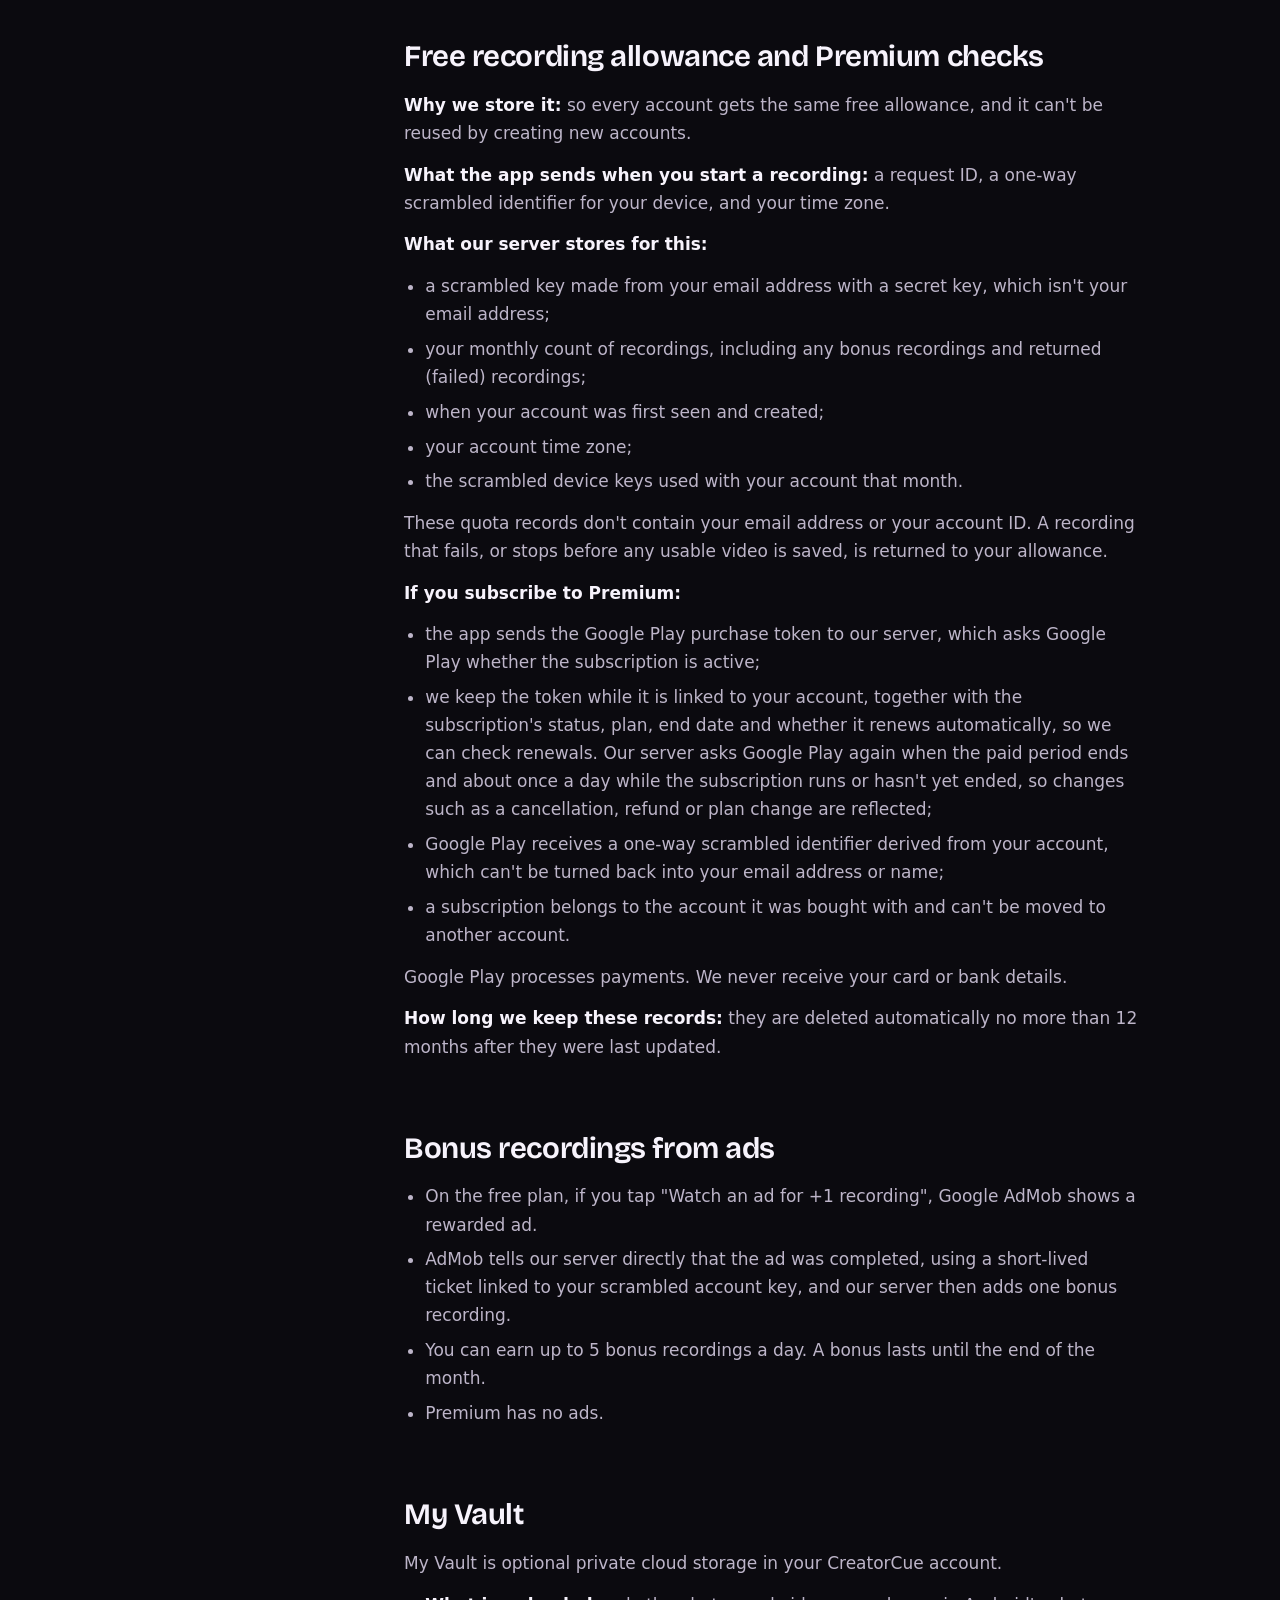
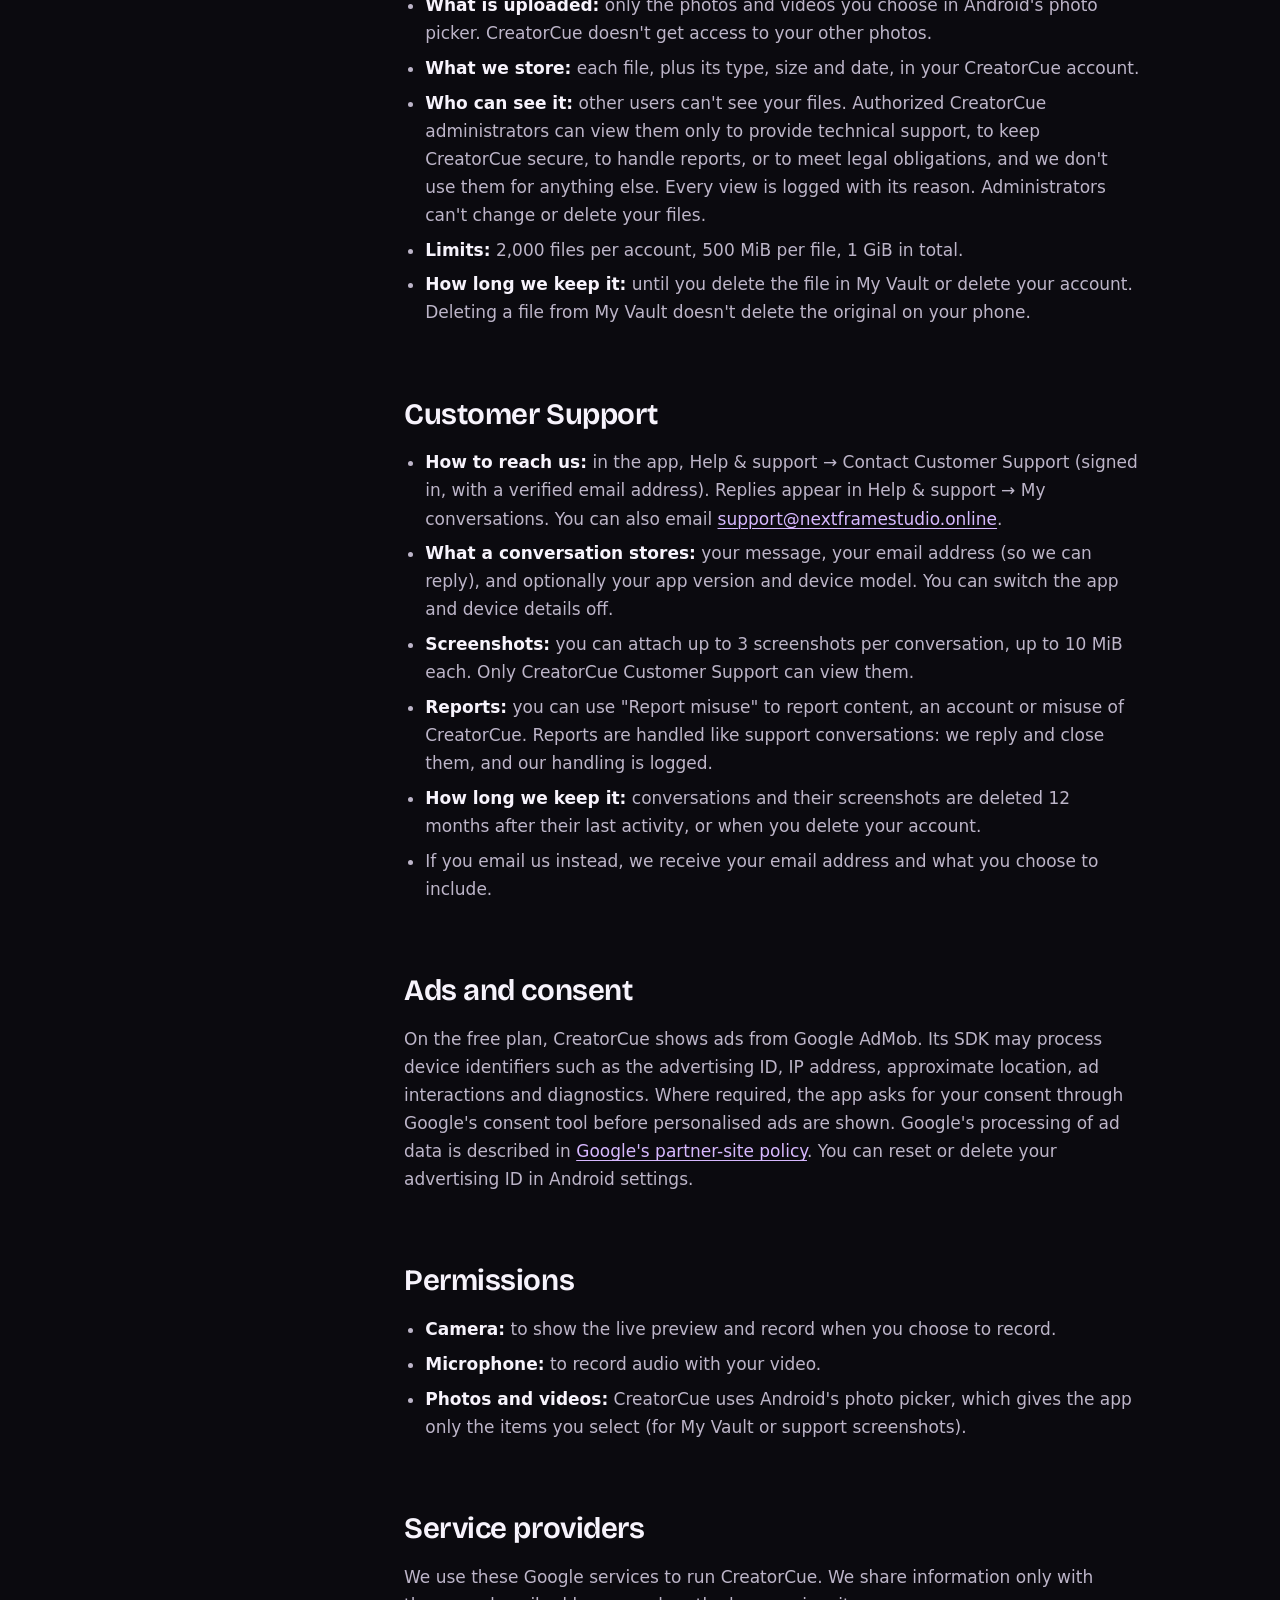
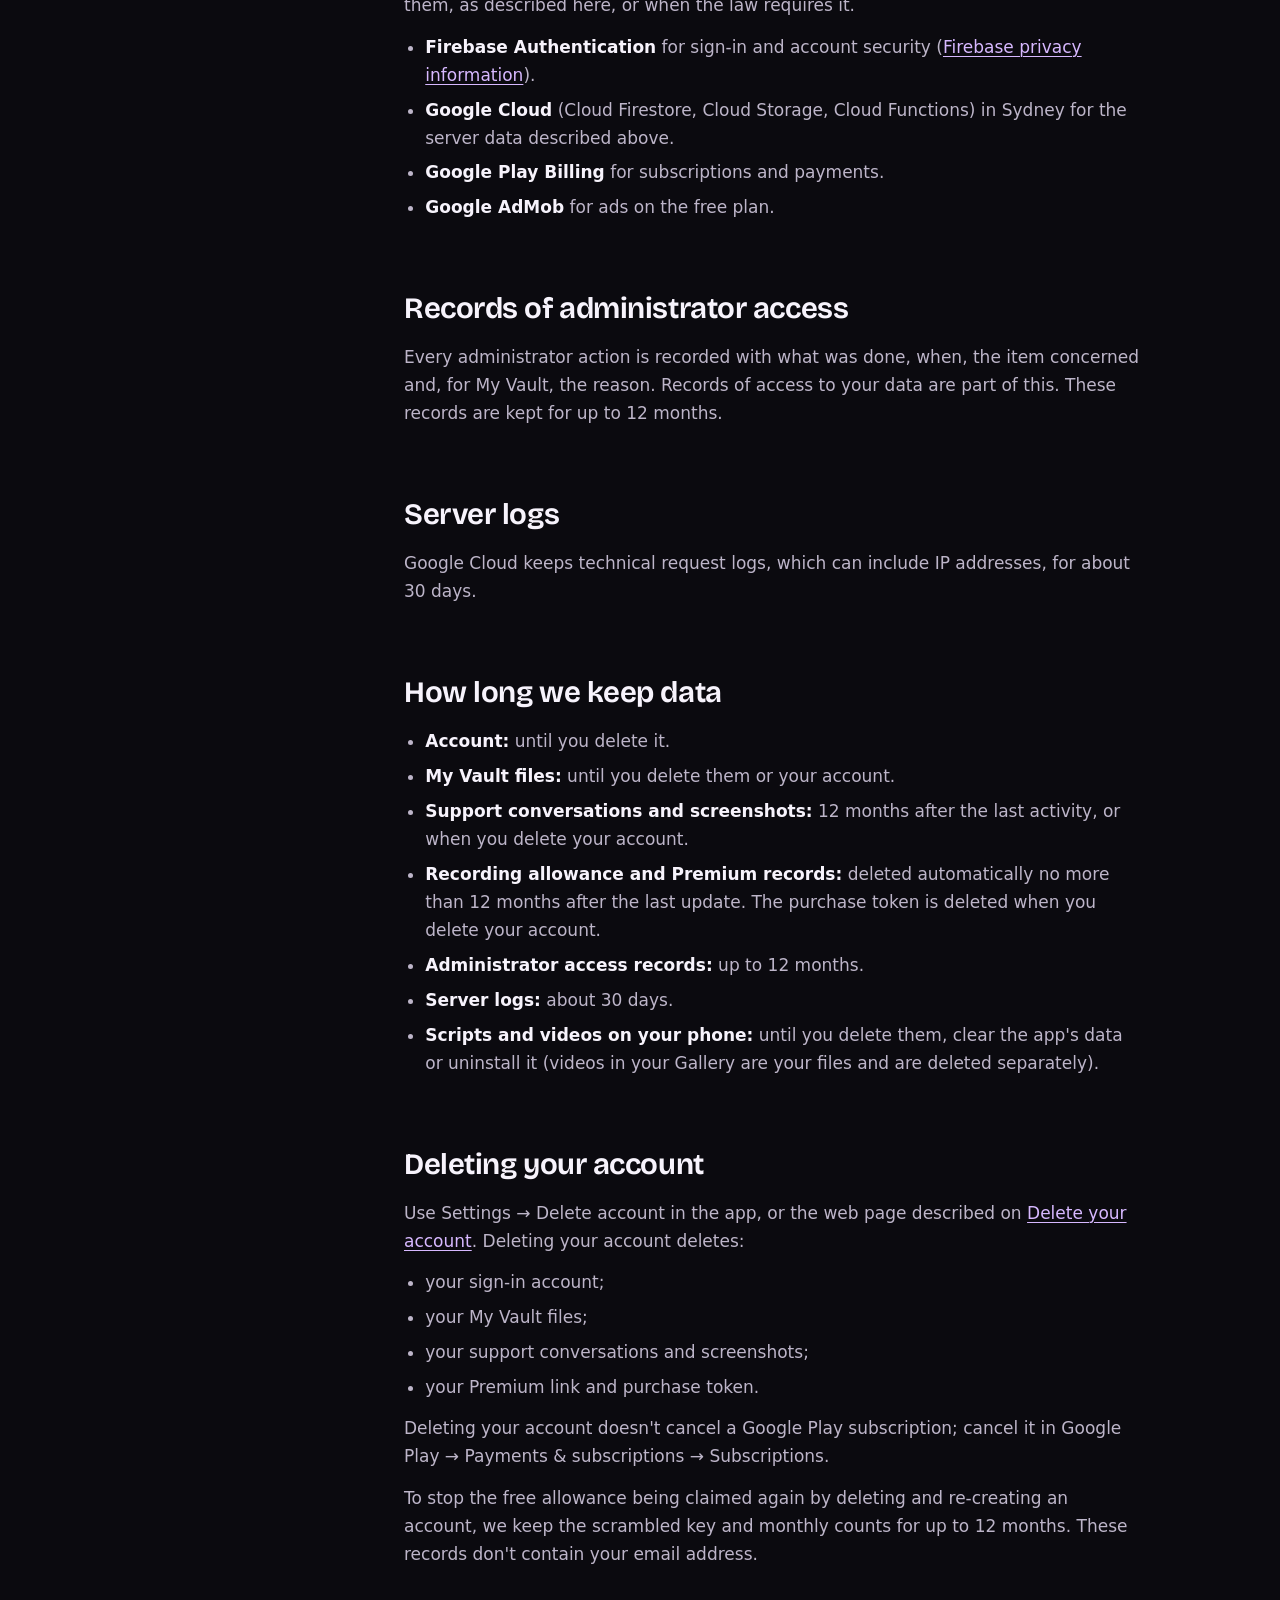
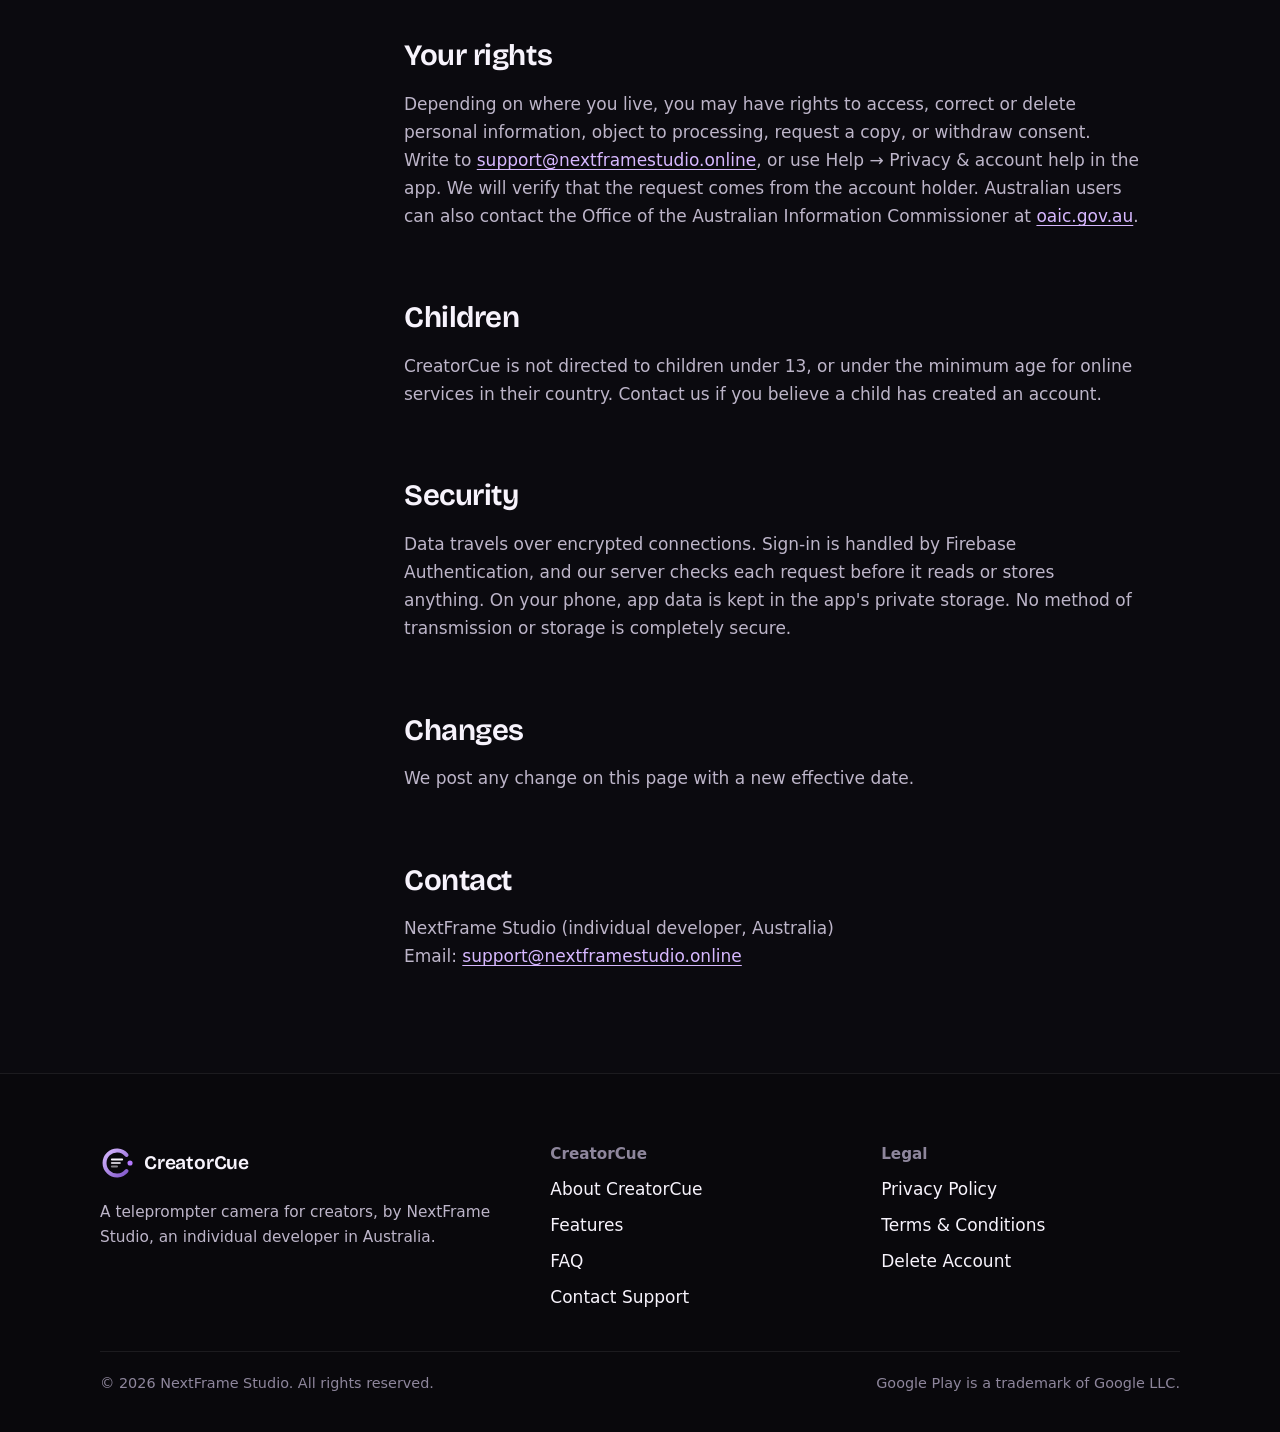
<file: privacy.html>
<!DOCTYPE html>
<html lang="en" class="no-js">
<head>
  <meta charset="utf-8">
  <meta name="viewport" content="width=device-width, initial-scale=1">
  <title>Privacy Policy — CreatorCue</title>
  <meta name="description" content="How the CreatorCue app handles your information: what stays on your phone, what our Sydney server stores, My Vault, support, ads and deletion.">
  <link rel="canonical" href="https://nextframestudio.online/privacy.html">
  <meta name="theme-color" content="#0b0a0f">
  <link rel="icon" href="assets/favicon.svg" type="image/svg+xml">
  <link rel="preload" href="assets/fonts/bricolage-grotesque-latin.woff2" as="font" type="font/woff2" crossorigin>
  <link rel="stylesheet" href="assets/site.css">
  <script src="assets/site.js" defer></script>
</head>
<body>
  <a class="skip" href="#main">Skip to content</a>

  <header class="site-header">
    <div class="wrap">
      <a class="brand" href="index.html" aria-label="CreatorCue home"><img src="assets/logo.svg" alt="" width="34" height="34">CreatorCue</a>
      <button class="nav-toggle" type="button" aria-expanded="false" aria-controls="site-nav"><span class="bars" aria-hidden="true"></span>Menu</button>
      <nav class="nav" id="site-nav" aria-label="Main">
        <ul>
          <li><a href="index.html">Home</a></li>
          <li><a href="index.html#features">Features</a></li>
          <li><a href="index.html#about">About</a></li>
          <li><a href="index.html#faq">FAQ</a></li>
          <li><a href="index.html#support">Support</a></li>
          <li><a href="privacy.html" aria-current="page">Privacy Policy</a></li>
        </ul>
      </nav>
    </div>
  </header>

  <main id="main">
    <div class="doc-head">
      <div class="wrap">
        <h1>Privacy Policy</h1>
        <p>How CreatorCue handles your information: what stays on your phone, what our server stores, and the choices you have.</p>
        <div class="doc-meta"><span>Effective 28 November 2026</span><span>NextFrame Studio, Australia</span></div>
      </div>
    </div>
    <div class="wrap doc">
      <nav class="toc" aria-labelledby="toc-title">
        <h2 id="toc-title">On this page</h2>
        <ol>
          <li><a href="#summary">Summary</a></li>
          <li><a href="#account">Your account</a></li>
          <li><a href="#on-device">What stays on your phone</a></li>
          <li><a href="#where">Where our server data is stored</a></li>
          <li><a href="#allowance">Free recording allowance and Premium checks</a></li>
          <li><a href="#bonus">Bonus recordings from ads</a></li>
          <li><a href="#my-vault">My Vault</a></li>
          <li><a href="#support">Customer Support</a></li>
          <li><a href="#ads">Ads and consent</a></li>
          <li><a href="#permissions">Permissions</a></li>
          <li><a href="#providers">Service providers</a></li>
          <li><a href="#admin-access">Records of administrator access</a></li>
          <li><a href="#logs">Server logs</a></li>
          <li><a href="#retention">How long we keep data</a></li>
          <li><a href="#deletion">Deleting your account</a></li>
          <li><a href="#rights">Your rights</a></li>
          <li><a href="#children">Children</a></li>
          <li><a href="#security">Security</a></li>
          <li><a href="#changes">Changes</a></li>
          <li><a href="#contact">Contact</a></li>
        </ol>
      </nav>
      <article class="prose">

<h2 id="summary">Summary</h2>
<p>CreatorCue is a teleprompter camera. Your scripts and recordings are created and kept <strong>on your phone</strong>. Our server, on Google Cloud in Sydney, Australia, stores what's needed for your account and recording allowance, Premium checks, the files you choose to put in My Vault, and your support conversations. We don't sell personal data, we don't use analytics or tracking SDKs, and we don't use your files or messages for advertising, profiling or training AI models.</p>
<p>This policy applies to the CreatorCue Android app and this website. CreatorCue is published by NextFrame Studio, an individual developer based in Australia.</p>

<h2 id="account">Your account</h2>
<ul>
  <li>You sign in with Google, or with an email address and password, through Firebase Authentication (a Google service).</li>
  <li>To record on the free plan, your email address must be verified.</li>
  <li>Firebase Authentication stores your email address, your sign-in method and account dates. Where you sign in with Google, it may also hold your display name and profile image link. It is operated by Google, which may process this data in countries other than Australia.</li>
</ul>

<h2 id="on-device">What stays on your phone</h2>
<ul>
  <li><strong>Scripts, prompt settings and preferences</strong> are stored in the app's private storage on your phone and aren't uploaded. You can export a backup to a file you choose.</li>
  <li><strong>Recordings</strong> are saved to your phone's Movies/CreatorCue folder, so they appear in your Gallery. They aren't uploaded unless you add them to My Vault.</li>
  <li><strong>Premium status:</strong> the app keeps the time Google Play last confirmed your Premium subscription, so you can keep recording offline for up to 72 hours.</li>
</ul>

<h2 id="where">Where our server data is stored</h2>
<p>Our database and file storage are on Google Cloud in <strong>Sydney, Australia</strong>, and our server functions also run in Sydney.</p>

<h2 id="allowance">Free recording allowance and Premium checks</h2>
<p><strong>Why we store it:</strong> so every account gets the same free allowance, and it can't be reused by creating new accounts.</p>
<p><strong>What the app sends when you start a recording:</strong> a request ID, a one-way scrambled identifier for your device, and your time zone.</p>
<p><strong>What our server stores for this:</strong></p>
<ul>
  <li>a scrambled key made from your email address with a secret key, which isn't your email address;</li>
  <li>your monthly count of recordings, including any bonus recordings and returned (failed) recordings;</li>
  <li>when your account was first seen and created;</li>
  <li>your account time zone;</li>
  <li>the scrambled device keys used with your account that month.</li>
</ul>
<p>These quota records don't contain your email address or your account ID. A recording that fails, or stops before any usable video is saved, is returned to your allowance.</p>
<p><strong>If you subscribe to Premium:</strong></p>
<ul>
  <li>the app sends the Google Play purchase token to our server, which asks Google Play whether the subscription is active;</li>
  <li>we keep the token while it is linked to your account, together with the subscription's status, plan, end date and whether it renews automatically, so we can check renewals. Our server asks Google Play again when the paid period ends and about once a day while the subscription runs or hasn't yet ended, so changes such as a cancellation, refund or plan change are reflected;</li>
  <li>Google Play receives a one-way scrambled identifier derived from your account, which can't be turned back into your email address or name;</li>
  <li>a subscription belongs to the account it was bought with and can't be moved to another account.</li>
</ul>
<p>Google Play processes payments. We never receive your card or bank details.</p>
<p><strong>How long we keep these records:</strong> they are deleted automatically no more than 12 months after they were last updated.</p>

<h2 id="bonus">Bonus recordings from ads</h2>
<ul>
  <li>On the free plan, if you tap "Watch an ad for +1 recording", Google AdMob shows a rewarded ad.</li>
  <li>AdMob tells our server directly that the ad was completed, using a short-lived ticket linked to your scrambled account key, and our server then adds one bonus recording.</li>
  <li>You can earn up to 5 bonus recordings a day. A bonus lasts until the end of the month.</li>
  <li>Premium has no ads.</li>
</ul>

<h2 id="my-vault">My Vault</h2>
<p>My Vault is optional private cloud storage in your CreatorCue account.</p>
<ul>
  <li><strong>What is uploaded:</strong> only the photos and videos you choose in Android's photo picker. CreatorCue doesn't get access to your other photos.</li>
  <li><strong>What we store:</strong> each file, plus its type, size and date, in your CreatorCue account.</li>
  <li><strong>Who can see it:</strong> other users can't see your files. Authorized CreatorCue administrators can view them only to provide technical support, to keep CreatorCue secure, to handle reports, or to meet legal obligations, and we don't use them for anything else. Every view is logged with its reason. Administrators can't change or delete your files.</li>
  <li><strong>Limits:</strong> 2,000 files per account, 500 MiB per file, 1 GiB in total.</li>
  <li><strong>How long we keep it:</strong> until you delete the file in My Vault or delete your account. Deleting a file from My Vault doesn't delete the original on your phone.</li>
</ul>

<h2 id="support">Customer Support</h2>
<ul>
  <li><strong>How to reach us:</strong> in the app, Help &amp; support → Contact Customer Support (signed in, with a verified email address). Replies appear in Help &amp; support → My conversations. You can also email <a href="mailto:support@nextframestudio.online">support@nextframestudio.online</a>.</li>
  <li><strong>What a conversation stores:</strong> your message, your email address (so we can reply), and optionally your app version and device model. You can switch the app and device details off.</li>
  <li><strong>Screenshots:</strong> you can attach up to 3 screenshots per conversation, up to 10 MiB each. Only CreatorCue Customer Support can view them.</li>
  <li><strong>Reports:</strong> you can use "Report misuse" to report content, an account or misuse of CreatorCue. Reports are handled like support conversations: we reply and close them, and our handling is logged.</li>
  <li><strong>How long we keep it:</strong> conversations and their screenshots are deleted 12 months after their last activity, or when you delete your account.</li>
  <li>If you email us instead, we receive your email address and what you choose to include.</li>
</ul>

<h2 id="ads">Ads and consent</h2>
<p>On the free plan, CreatorCue shows ads from Google AdMob. Its SDK may process device identifiers such as the advertising ID, IP address, approximate location, ad interactions and diagnostics. Where required, the app asks for your consent through Google's consent tool before personalised ads are shown. Google's processing of ad data is described in <a href="https://policies.google.com/technologies/partner-sites">Google's partner-site policy</a>. You can reset or delete your advertising ID in Android settings.</p>

<h2 id="permissions">Permissions</h2>
<ul>
  <li><strong>Camera:</strong> to show the live preview and record when you choose to record.</li>
  <li><strong>Microphone:</strong> to record audio with your video.</li>
  <li><strong>Photos and videos:</strong> CreatorCue uses Android's photo picker, which gives the app only the items you select (for My Vault or support screenshots).</li>
</ul>

<h2 id="providers">Service providers</h2>
<p>We use these Google services to run CreatorCue. We share information only with them, as described here, or when the law requires it.</p>
<ul>
  <li><strong>Firebase Authentication</strong> for sign-in and account security (<a href="https://firebase.google.com/support/privacy">Firebase privacy information</a>).</li>
  <li><strong>Google Cloud</strong> (Cloud Firestore, Cloud Storage, Cloud Functions) in Sydney for the server data described above.</li>
  <li><strong>Google Play Billing</strong> for subscriptions and payments.</li>
  <li><strong>Google AdMob</strong> for ads on the free plan.</li>
</ul>

<h2 id="admin-access">Records of administrator access</h2>
<p>Every administrator action is recorded with what was done, when, the item concerned and, for My Vault, the reason. Records of access to your data are part of this. These records are kept for up to 12 months.</p>

<h2 id="logs">Server logs</h2>
<p>Google Cloud keeps technical request logs, which can include IP addresses, for about 30 days.</p>

<h2 id="retention">How long we keep data</h2>
<ul>
  <li><strong>Account:</strong> until you delete it.</li>
  <li><strong>My Vault files:</strong> until you delete them or your account.</li>
  <li><strong>Support conversations and screenshots:</strong> 12 months after the last activity, or when you delete your account.</li>
  <li><strong>Recording allowance and Premium records:</strong> deleted automatically no more than 12 months after the last update. The purchase token is deleted when you delete your account.</li>
  <li><strong>Administrator access records:</strong> up to 12 months.</li>
  <li><strong>Server logs:</strong> about 30 days.</li>
  <li><strong>Scripts and videos on your phone:</strong> until you delete them, clear the app's data or uninstall it (videos in your Gallery are your files and are deleted separately).</li>
</ul>

<h2 id="deletion">Deleting your account</h2>
<p>Use Settings → Delete account in the app, or the web page described on <a href="delete-account.html">Delete your account</a>. Deleting your account deletes:</p>
<ul>
  <li>your sign-in account;</li>
  <li>your My Vault files;</li>
  <li>your support conversations and screenshots;</li>
  <li>your Premium link and purchase token.</li>
</ul>
<p>Deleting your account doesn't cancel a Google Play subscription; cancel it in Google Play → Payments &amp; subscriptions → Subscriptions.</p>
<p>To stop the free allowance being claimed again by deleting and re-creating an account, we keep the scrambled key and monthly counts for up to 12 months. These records don't contain your email address.</p>

<h2 id="rights">Your rights</h2>
<p>Depending on where you live, you may have rights to access, correct or delete personal information, object to processing, request a copy, or withdraw consent. Write to <a href="mailto:support@nextframestudio.online">support@nextframestudio.online</a>, or use Help → Privacy &amp; account help in the app. We will verify that the request comes from the account holder. Australian users can also contact the Office of the Australian Information Commissioner at <a href="https://www.oaic.gov.au/">oaic.gov.au</a>.</p>

<h2 id="children">Children</h2>
<p>CreatorCue is not directed to children under 13, or under the minimum age for online services in their country. Contact us if you believe a child has created an account.</p>

<h2 id="security">Security</h2>
<p>Data travels over encrypted connections. Sign-in is handled by Firebase Authentication, and our server checks each request before it reads or stores anything. On your phone, app data is kept in the app's private storage. No method of transmission or storage is completely secure.</p>

<h2 id="changes">Changes</h2>
<p>We post any change on this page with a new effective date.</p>

<h2 id="contact">Contact</h2>
<p>NextFrame Studio (individual developer, Australia)<br>Email: <a href="mailto:support@nextframestudio.online">support@nextframestudio.online</a></p>

      </article>
    </div>
  </main>

  <footer class="site-footer">
    <div class="wrap">
      <div class="footer-grid">
        <div>
          <a class="brand" href="index.html"><img src="assets/logo.svg" alt="" width="34" height="34">CreatorCue</a>
          <p>A teleprompter camera for creators, by NextFrame Studio, an individual developer in Australia.</p>
        </div>
        <nav aria-label="Product">
          <h2>CreatorCue</h2>
          <ul>
            <li><a href="index.html#about">About CreatorCue</a></li>
            <li><a href="index.html#features">Features</a></li>
            <li><a href="index.html#faq">FAQ</a></li>
            <li><a href="mailto:support@nextframestudio.online">Contact Support</a></li>
          </ul>
        </nav>
        <nav aria-label="Legal">
          <h2>Legal</h2>
          <ul>
            <li><a href="privacy.html" aria-current="page">Privacy Policy</a></li>
            <li><a href="terms.html">Terms &amp; Conditions</a></li>
            <li><a href="delete-account.html">Delete Account</a></li>
          </ul>
        </nav>
      </div>
      <div class="legal-line"><span>© 2026 NextFrame Studio. All rights reserved.</span><span>Google Play is a trademark of Google LLC.</span></div>
    </div>
  </footer>
</body>
</html>
</file>
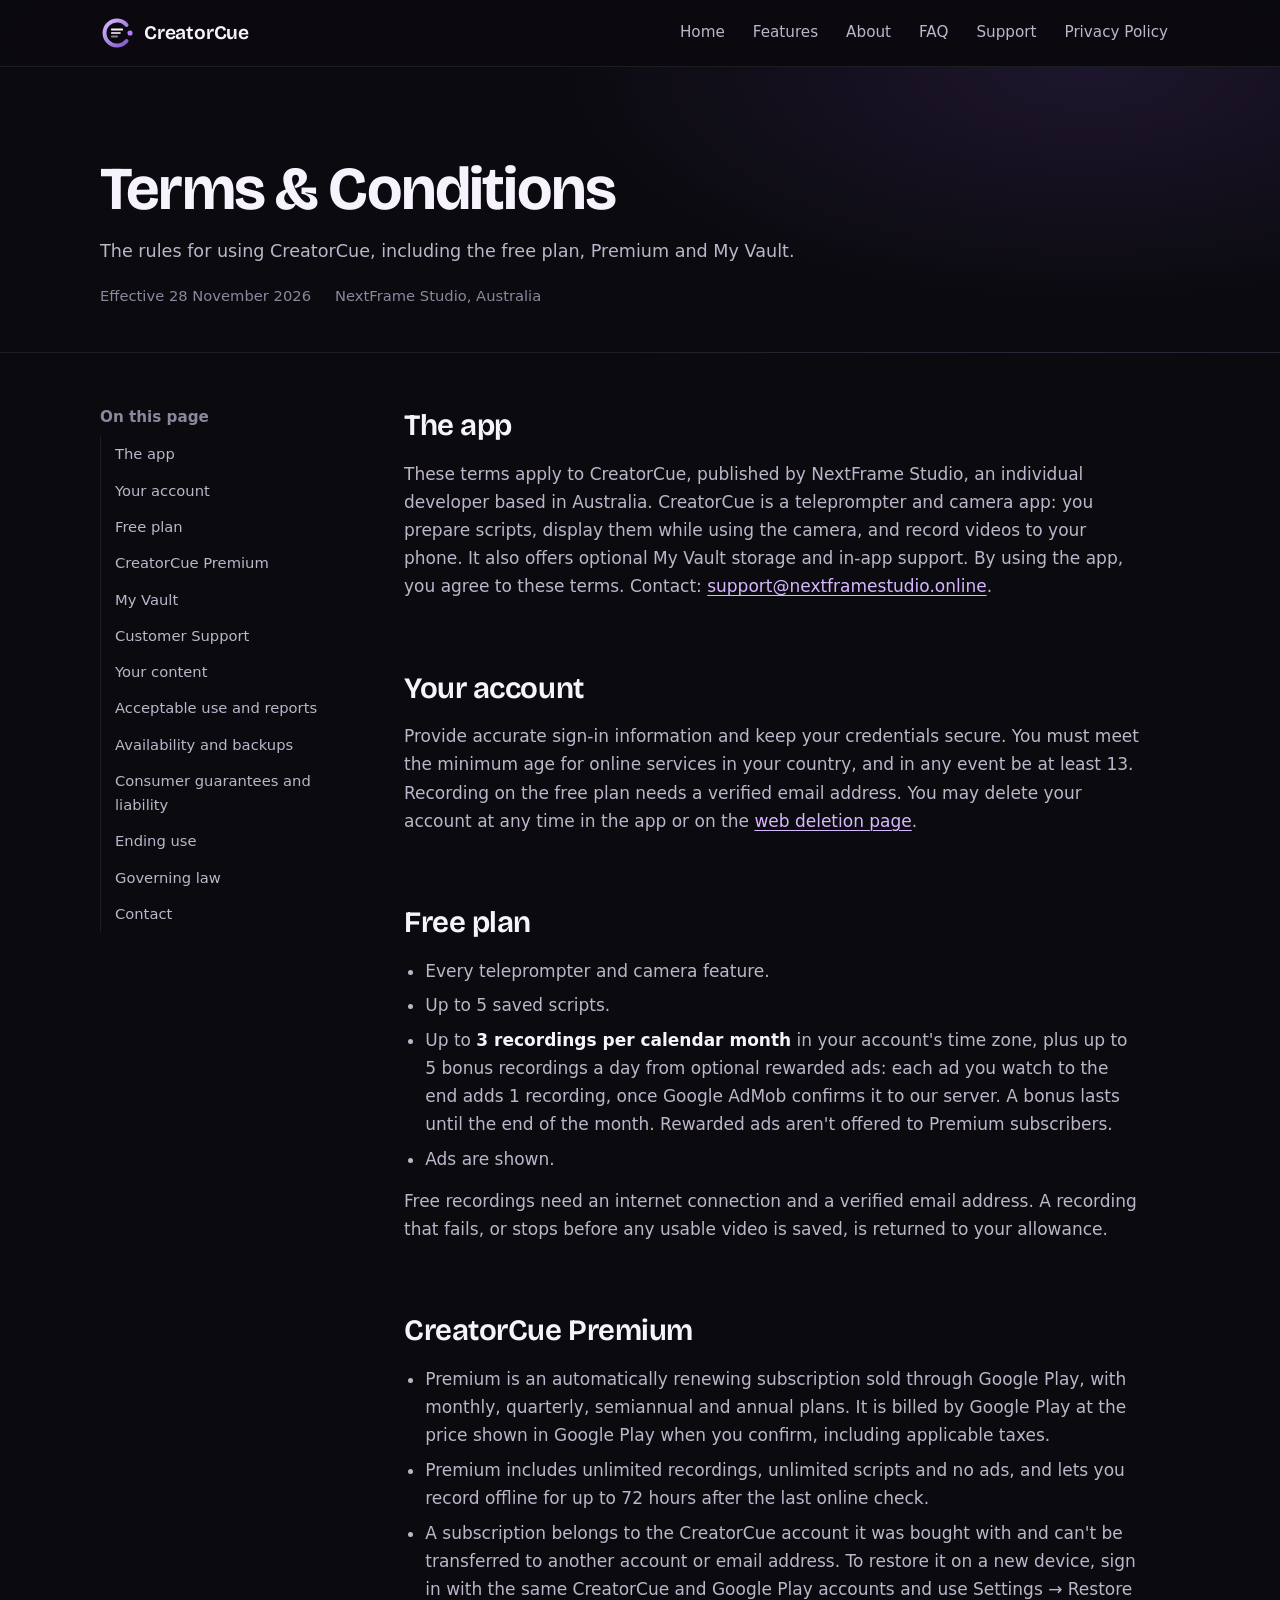
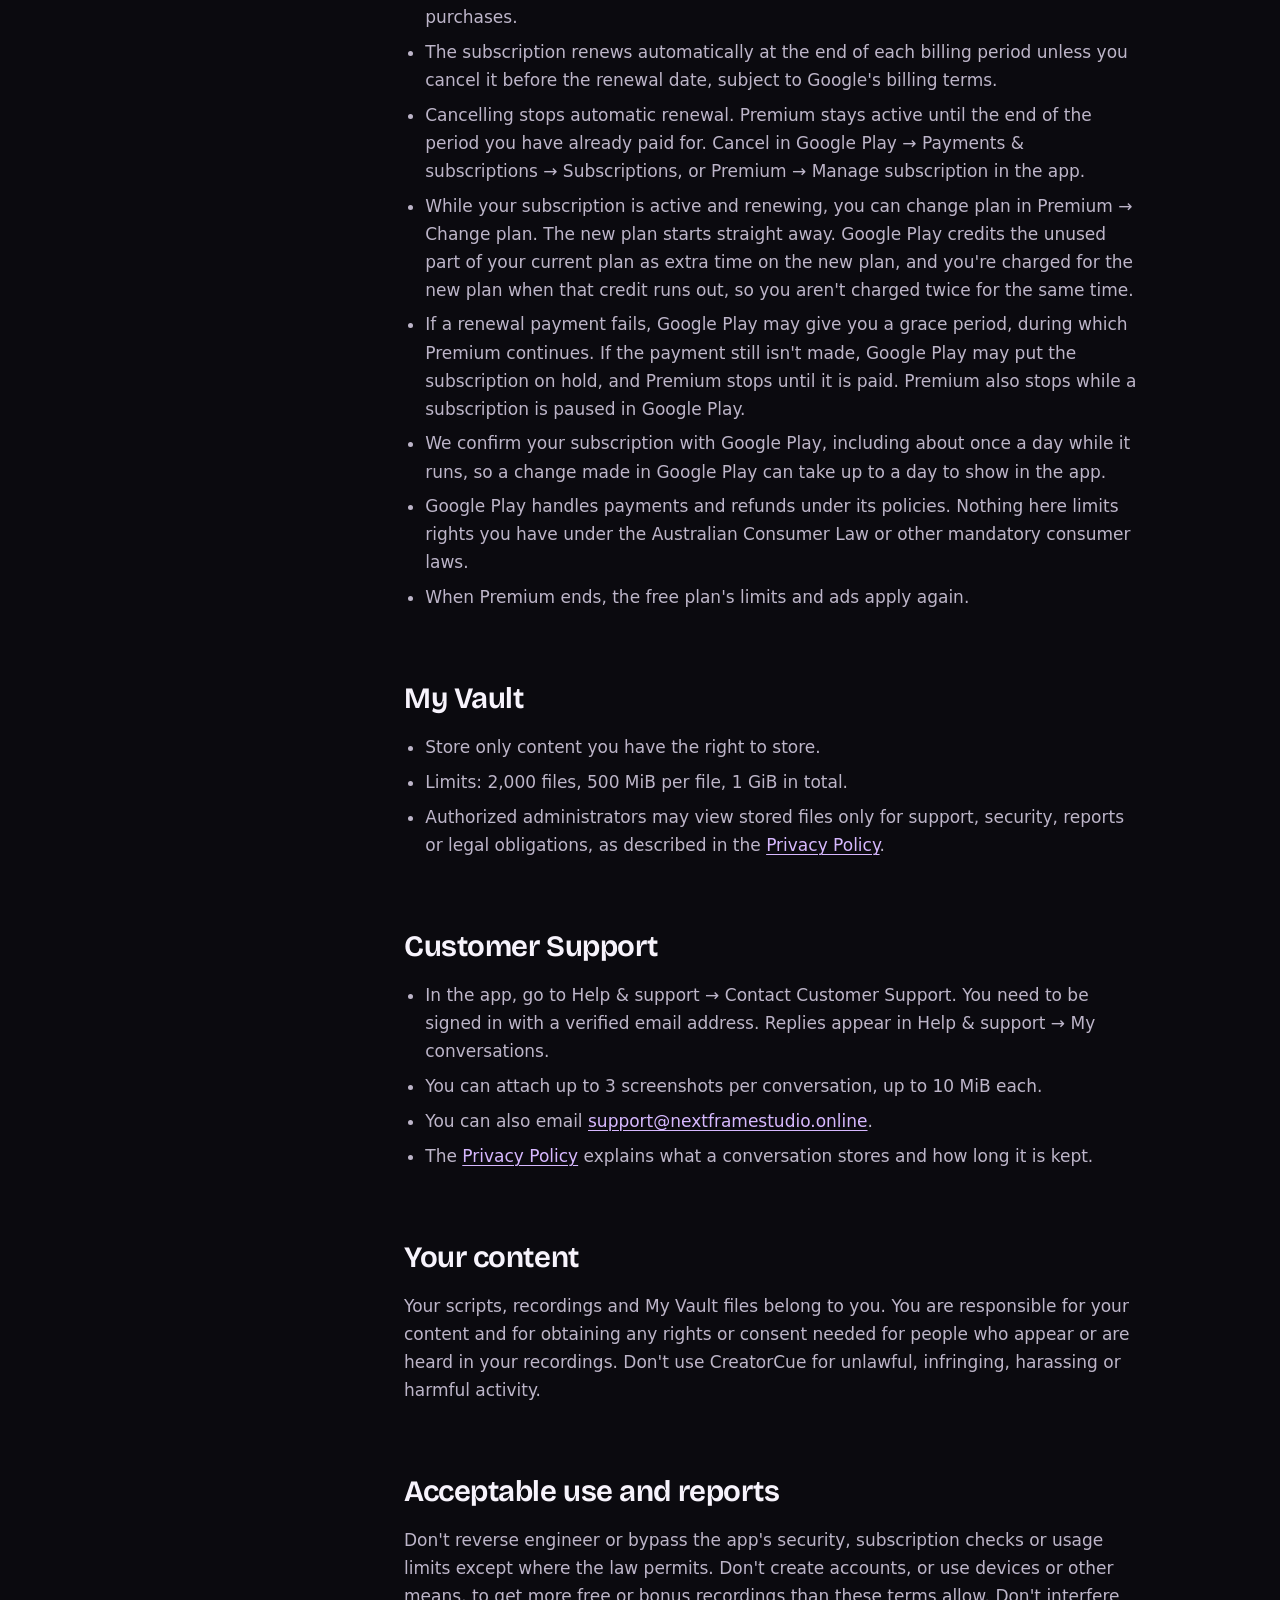
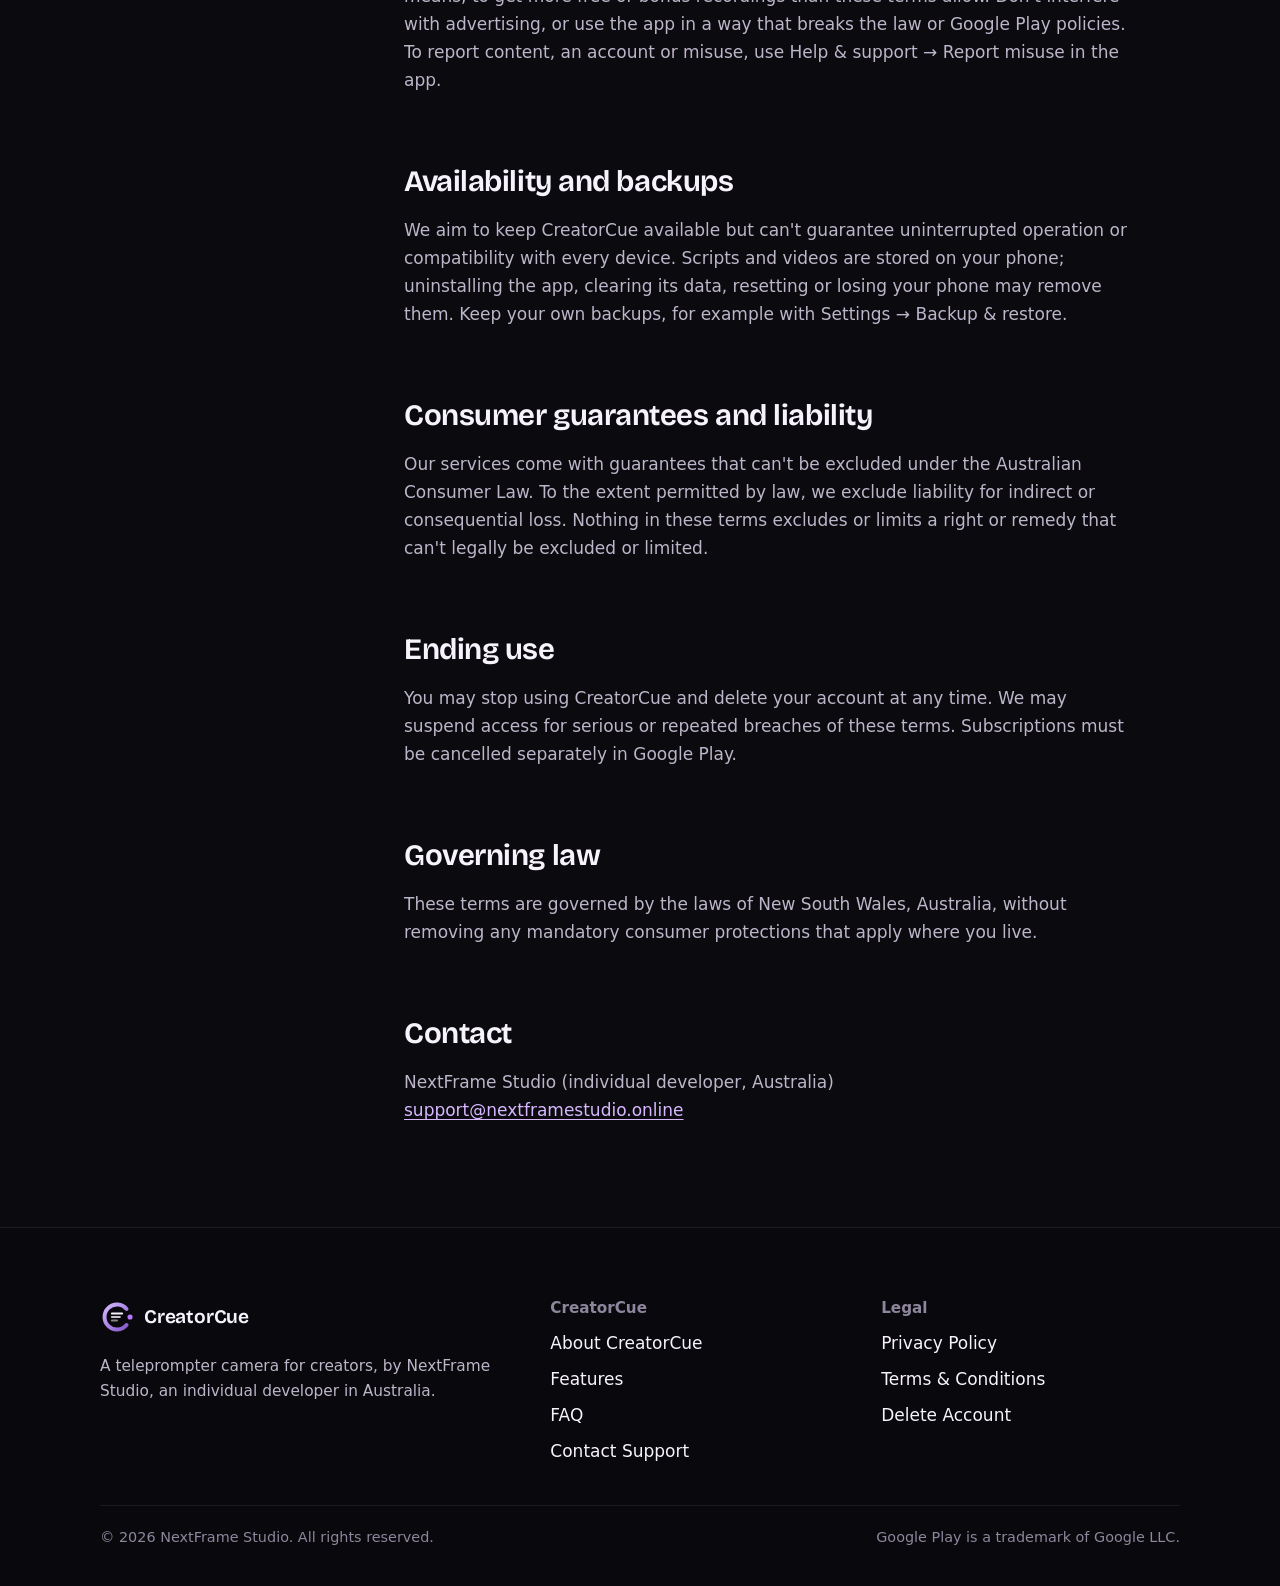
<file: terms.html>
<!DOCTYPE html>
<html lang="en" class="no-js">
<head>
  <meta charset="utf-8">
  <meta name="viewport" content="width=device-width, initial-scale=1">
  <title>Terms &amp; Conditions — CreatorCue</title>
  <meta name="description" content="The terms for using CreatorCue: accounts, the free plan, Premium subscriptions through Google Play, My Vault, your content and consumer guarantees.">
  <link rel="canonical" href="https://nextframestudio.online/terms.html">
  <meta name="theme-color" content="#0b0a0f">
  <link rel="icon" href="assets/favicon.svg" type="image/svg+xml">
  <link rel="preload" href="assets/fonts/bricolage-grotesque-latin.woff2" as="font" type="font/woff2" crossorigin>
  <link rel="stylesheet" href="assets/site.css">
  <script src="assets/site.js" defer></script>
</head>
<body>
  <a class="skip" href="#main">Skip to content</a>

  <header class="site-header">
    <div class="wrap">
      <a class="brand" href="index.html" aria-label="CreatorCue home"><img src="assets/logo.svg" alt="" width="34" height="34">CreatorCue</a>
      <button class="nav-toggle" type="button" aria-expanded="false" aria-controls="site-nav"><span class="bars" aria-hidden="true"></span>Menu</button>
      <nav class="nav" id="site-nav" aria-label="Main">
        <ul>
          <li><a href="index.html">Home</a></li>
          <li><a href="index.html#features">Features</a></li>
          <li><a href="index.html#about">About</a></li>
          <li><a href="index.html#faq">FAQ</a></li>
          <li><a href="index.html#support">Support</a></li>
          <li><a href="privacy.html">Privacy Policy</a></li>
        </ul>
      </nav>
    </div>
  </header>

  <main id="main">
    <div class="doc-head">
      <div class="wrap">
        <h1>Terms &amp; Conditions</h1>
        <p>The rules for using CreatorCue, including the free plan, Premium and My Vault.</p>
        <div class="doc-meta"><span>Effective 28 November 2026</span><span>NextFrame Studio, Australia</span></div>
      </div>
    </div>
    <div class="wrap doc">
      <nav class="toc" aria-labelledby="toc-title">
        <h2 id="toc-title">On this page</h2>
        <ol>
          <li><a href="#app">The app</a></li>
          <li><a href="#account">Your account</a></li>
          <li><a href="#free">Free plan</a></li>
          <li><a href="#premium">CreatorCue Premium</a></li>
          <li><a href="#my-vault">My Vault</a></li>
          <li><a href="#support">Customer Support</a></li>
          <li><a href="#content">Your content</a></li>
          <li><a href="#use">Acceptable use and reports</a></li>
          <li><a href="#availability">Availability and backups</a></li>
          <li><a href="#liability">Consumer guarantees and liability</a></li>
          <li><a href="#ending">Ending use</a></li>
          <li><a href="#law">Governing law</a></li>
          <li><a href="#contact">Contact</a></li>
        </ol>
      </nav>
      <article class="prose">

<h2 id="app">The app</h2>
<p>These terms apply to CreatorCue, published by NextFrame Studio, an individual developer based in Australia. CreatorCue is a teleprompter and camera app: you prepare scripts, display them while using the camera, and record videos to your phone. It also offers optional My Vault storage and in-app support. By using the app, you agree to these terms. Contact: <a href="mailto:support@nextframestudio.online">support@nextframestudio.online</a>.</p>

<h2 id="account">Your account</h2>
<p>Provide accurate sign-in information and keep your credentials secure. You must meet the minimum age for online services in your country, and in any event be at least 13. Recording on the free plan needs a verified email address. You may delete your account at any time in the app or on the <a href="delete-account.html">web deletion page</a>.</p>

<h2 id="free">Free plan</h2>
<ul>
  <li>Every teleprompter and camera feature.</li>
  <li>Up to 5 saved scripts.</li>
  <li>Up to <strong>3 recordings per calendar month</strong> in your account's time zone, plus up to 5 bonus recordings a day from optional rewarded ads: each ad you watch to the end adds 1 recording, once Google AdMob confirms it to our server. A bonus lasts until the end of the month. Rewarded ads aren't offered to Premium subscribers.</li>
  <li>Ads are shown.</li>
</ul>
<p>Free recordings need an internet connection and a verified email address. A recording that fails, or stops before any usable video is saved, is returned to your allowance.</p>

<h2 id="premium">CreatorCue Premium</h2>
<ul>
  <li>Premium is an automatically renewing subscription sold through Google Play, with monthly, quarterly, semiannual and annual plans. It is billed by Google Play at the price shown in Google Play when you confirm, including applicable taxes.</li>
  <li>Premium includes unlimited recordings, unlimited scripts and no ads, and lets you record offline for up to 72 hours after the last online check.</li>
  <li>A subscription belongs to the CreatorCue account it was bought with and can't be transferred to another account or email address. To restore it on a new device, sign in with the same CreatorCue and Google Play accounts and use Settings → Restore purchases.</li>
  <li>The subscription renews automatically at the end of each billing period unless you cancel it before the renewal date, subject to Google's billing terms.</li>
  <li>Cancelling stops automatic renewal. Premium stays active until the end of the period you have already paid for. Cancel in Google Play → Payments &amp; subscriptions → Subscriptions, or Premium → Manage subscription in the app.</li>
  <li>While your subscription is active and renewing, you can change plan in Premium → Change plan. The new plan starts straight away. Google Play credits the unused part of your current plan as extra time on the new plan, and you're charged for the new plan when that credit runs out, so you aren't charged twice for the same time.</li>
  <li>If a renewal payment fails, Google Play may give you a grace period, during which Premium continues. If the payment still isn't made, Google Play may put the subscription on hold, and Premium stops until it is paid. Premium also stops while a subscription is paused in Google Play.</li>
  <li>We confirm your subscription with Google Play, including about once a day while it runs, so a change made in Google Play can take up to a day to show in the app.</li>
  <li>Google Play handles payments and refunds under its policies. Nothing here limits rights you have under the Australian Consumer Law or other mandatory consumer laws.</li>
  <li>When Premium ends, the free plan's limits and ads apply again.</li>
</ul>

<h2 id="my-vault">My Vault</h2>
<ul>
  <li>Store only content you have the right to store.</li>
  <li>Limits: 2,000 files, 500 MiB per file, 1 GiB in total.</li>
  <li>Authorized administrators may view stored files only for support, security, reports or legal obligations, as described in the <a href="privacy.html#my-vault">Privacy Policy</a>.</li>
</ul>

<h2 id="support">Customer Support</h2>
<ul>
  <li>In the app, go to Help &amp; support → Contact Customer Support. You need to be signed in with a verified email address. Replies appear in Help &amp; support → My conversations.</li>
  <li>You can attach up to 3 screenshots per conversation, up to 10 MiB each.</li>
  <li>You can also email <a href="mailto:support@nextframestudio.online">support@nextframestudio.online</a>.</li>
  <li>The <a href="privacy.html#support">Privacy Policy</a> explains what a conversation stores and how long it is kept.</li>
</ul>

<h2 id="content">Your content</h2>
<p>Your scripts, recordings and My Vault files belong to you. You are responsible for your content and for obtaining any rights or consent needed for people who appear or are heard in your recordings. Don't use CreatorCue for unlawful, infringing, harassing or harmful activity.</p>

<h2 id="use">Acceptable use and reports</h2>
<p>Don't reverse engineer or bypass the app's security, subscription checks or usage limits except where the law permits. Don't create accounts, or use devices or other means, to get more free or bonus recordings than these terms allow. Don't interfere with advertising, or use the app in a way that breaks the law or Google Play policies. To report content, an account or misuse, use Help &amp; support → Report misuse in the app.</p>

<h2 id="availability">Availability and backups</h2>
<p>We aim to keep CreatorCue available but can't guarantee uninterrupted operation or compatibility with every device. Scripts and videos are stored on your phone; uninstalling the app, clearing its data, resetting or losing your phone may remove them. Keep your own backups, for example with Settings → Backup &amp; restore.</p>

<h2 id="liability">Consumer guarantees and liability</h2>
<p>Our services come with guarantees that can't be excluded under the Australian Consumer Law. To the extent permitted by law, we exclude liability for indirect or consequential loss. Nothing in these terms excludes or limits a right or remedy that can't legally be excluded or limited.</p>

<h2 id="ending">Ending use</h2>
<p>You may stop using CreatorCue and delete your account at any time. We may suspend access for serious or repeated breaches of these terms. Subscriptions must be cancelled separately in Google Play.</p>

<h2 id="law">Governing law</h2>
<p>These terms are governed by the laws of New South Wales, Australia, without removing any mandatory consumer protections that apply where you live.</p>

<h2 id="contact">Contact</h2>
<p>NextFrame Studio (individual developer, Australia)<br><a href="mailto:support@nextframestudio.online">support@nextframestudio.online</a></p>

      </article>
    </div>
  </main>

  <footer class="site-footer">
    <div class="wrap">
      <div class="footer-grid">
        <div>
          <a class="brand" href="index.html"><img src="assets/logo.svg" alt="" width="34" height="34">CreatorCue</a>
          <p>A teleprompter camera for creators, by NextFrame Studio, an individual developer in Australia.</p>
        </div>
        <nav aria-label="Product">
          <h2>CreatorCue</h2>
          <ul>
            <li><a href="index.html#about">About CreatorCue</a></li>
            <li><a href="index.html#features">Features</a></li>
            <li><a href="index.html#faq">FAQ</a></li>
            <li><a href="mailto:support@nextframestudio.online">Contact Support</a></li>
          </ul>
        </nav>
        <nav aria-label="Legal">
          <h2>Legal</h2>
          <ul>
            <li><a href="privacy.html">Privacy Policy</a></li>
            <li><a href="terms.html" aria-current="page">Terms &amp; Conditions</a></li>
            <li><a href="delete-account.html">Delete Account</a></li>
          </ul>
        </nav>
      </div>
      <div class="legal-line"><span>© 2026 NextFrame Studio. All rights reserved.</span><span>Google Play is a trademark of Google LLC.</span></div>
    </div>
  </footer>
</body>
</html>
</file>
<file: assets/site.css>
/* CreatorCue — website styles. Palette = the app's own theme (Theme.kt). No external requests. */
@font-face {
  font-family: "Bricolage Grotesque";
  src: url("fonts/bricolage-grotesque-latin.woff2") format("woff2");
  font-weight: 200 800;
  font-display: swap;
  unicode-range: U+0000-00FF, U+0131, U+0152-0153, U+02BB-02BC, U+02C6, U+02DA, U+02DC, U+2000-206F, U+2074, U+20AC, U+2122, U+2191, U+2193, U+2212, U+2215, U+FEFF, U+FFFD;
}

:root {
  color-scheme: dark;
  --bg: #0b0a0f;          /* Obsidian */
  --surface: #17151d;
  --elevated: #211c2b;
  --elevated-high: #2b2438;
  --text: #f7f3fc;
  --text-2: #bdb5c9;      /* lifted from the app's #AAA3B6 for AA contrast on small web text */
  --text-3: #8e869c;
  --primary: #b57aff;
  --primary-soft: #d7b8ff;
  --secondary: #7e53c9;
  --record: #ff4d6d;
  --border: rgba(255, 255, 255, .08);
  --border-strong: rgba(255, 255, 255, .16);
  --display: "Bricolage Grotesque", ui-sans-serif, system-ui, sans-serif;
  --body: ui-sans-serif, system-ui, -apple-system, "Segoe UI", Roboto, "Helvetica Neue", Arial, sans-serif;
  --measure: 68ch;
  --wrap: 1160px;
  --gutter: clamp(18px, 5vw, 40px);
  --radius-s: 10px;
  --radius-m: 18px;
  --radius-l: 28px;
}

*, *::before, *::after { box-sizing: border-box; }
html { -webkit-text-size-adjust: 100%; scroll-behavior: smooth; scroll-padding-top: 84px; }
@media (prefers-reduced-motion: reduce) { html { scroll-behavior: auto; } }
body {
  margin: 0;
  background: var(--bg);
  color: var(--text);
  font: 400 1.0625rem/1.65 var(--body);
  text-rendering: optimizeLegibility;
  -webkit-font-smoothing: antialiased;
}
img, svg { display: block; max-width: 100%; }
a { color: var(--primary-soft); text-decoration-thickness: 1px; text-underline-offset: .18em; }
a:hover { color: var(--text); }
:focus-visible { outline: 2px solid var(--primary); outline-offset: 3px; border-radius: 6px; }
h1, h2, h3 { font-family: var(--display); font-optical-sizing: auto; letter-spacing: -.015em; line-height: 1.12; margin: 0; }
h2 { font-size: clamp(1.85rem, 1.2rem + 2.6vw, 2.9rem); font-weight: 650; }
h3 { font-size: 1.2rem; font-weight: 620; letter-spacing: -.005em; }
p { margin: 0; }
.wrap { width: 100%; max-width: var(--wrap); margin-inline: auto; padding-inline: var(--gutter); }
.skip { position: absolute; left: 12px; top: -60px; background: var(--primary); color: var(--bg); padding: 10px 16px; border-radius: var(--radius-s); font-weight: 700; z-index: 50; text-decoration: none; }
.skip:focus { top: 12px; }
.visually-hidden { position: absolute !important; width: 1px; height: 1px; overflow: hidden; clip-path: inset(50%); white-space: nowrap; }

/* ---------- Header ---------- */
.site-header { position: sticky; top: 0; z-index: 20; background: rgba(11, 10, 15, .82); backdrop-filter: saturate(140%) blur(14px); -webkit-backdrop-filter: saturate(140%) blur(14px); border-bottom: 1px solid var(--border); }
.site-header .wrap { display: flex; align-items: center; gap: 24px; min-height: 66px; }
.brand { display: inline-flex; align-items: center; gap: 10px; color: var(--text); text-decoration: none; font-family: var(--display); font-weight: 650; font-size: 1.2rem; letter-spacing: -.01em; }
.brand img { width: 34px; height: 34px; }
.nav { margin-left: auto; }
.nav ul { list-style: none; margin: 0; padding: 0; display: flex; gap: 4px; }
.nav a { display: block; padding: 8px 12px; border-radius: 999px; color: var(--text-2); text-decoration: none; font-size: .95rem; }
.nav a:hover, .nav a[aria-current="page"] { color: var(--text); background: var(--elevated); }
.nav-toggle { display: none; margin-left: auto; background: var(--elevated); color: var(--text); border: 1px solid var(--border-strong); border-radius: 999px; padding: 8px 14px; font: 600 .95rem var(--body); cursor: pointer; }
.nav-toggle .bars { display: inline-block; width: 16px; height: 10px; margin-right: 8px; vertical-align: middle; background: linear-gradient(var(--text) 0 0) top/100% 2px no-repeat, linear-gradient(var(--text) 0 0) bottom/70% 2px no-repeat; }
@media (max-width: 860px) {
  .nav-toggle { display: inline-flex; align-items: center; }
  .nav { position: absolute; inset: 66px 0 auto 0; margin: 0; background: var(--bg); border-bottom: 1px solid var(--border); display: none; }
  .nav.open { display: block; }
  .nav ul { flex-direction: column; padding: 8px var(--gutter) 16px; }
  .nav a { padding: 12px 8px; border-radius: var(--radius-s); font-size: 1.05rem; }
}
/* Without JavaScript the menu is always shown (it wraps under the brand). */
.no-js .nav-toggle { display: none; }
@media (max-width: 860px) { .no-js .nav { position: static; display: block; border: 0; } .no-js .site-header .wrap { flex-wrap: wrap; } }

/* ---------- Buttons & small parts ---------- */
.btn { display: inline-flex; align-items: center; justify-content: center; gap: 8px; min-height: 48px; padding: 12px 22px; border-radius: 999px; font: 650 1rem var(--body); text-decoration: none; border: 1px solid transparent; cursor: pointer; }
.btn-primary { background: linear-gradient(135deg, var(--primary-soft), var(--primary) 55%, var(--secondary)); color: #140d1f; }
.btn-primary:hover { color: #140d1f; filter: brightness(1.06); }
.btn-ghost { border-color: var(--border-strong); color: var(--text); }
.btn-ghost:hover { background: var(--elevated); color: var(--text); }
.status { display: inline-flex; align-items: flex-start; gap: 10px; color: var(--text-2); font-size: .95rem; }
.status::before { content: ""; flex: none; margin-top: .55em; width: 8px; height: 8px; border-radius: 50%; background: var(--primary); box-shadow: 0 0 0 4px rgba(181, 122, 255, .18); }

/* ---------- Hero: the page is a teleprompter ---------- */
.hero { position: relative; overflow: hidden; padding: clamp(40px, 7vw, 96px) 0 clamp(56px, 8vw, 110px); }
.hero::before { /* the faint glow of a prompter screen */ content: ""; position: absolute; inset: -20% -10% auto 30%; height: 120%; background: radial-gradient(closest-side, rgba(126, 83, 201, .20), transparent 70%); pointer-events: none; }
.hero-grid { position: relative; display: grid; grid-template-columns: minmax(0, 1.25fr) minmax(0, .85fr); gap: clamp(32px, 6vw, 80px); align-items: center; }
.prompter { position: relative; }
.prompter-window { position: relative; height: clamp(330px, 38vw, 500px); overflow: hidden; -webkit-mask-image: linear-gradient(transparent, #000 20%, #000 76%, transparent); mask-image: linear-gradient(transparent, #000 20%, #000 76%, transparent); }
.prompter-track { position: absolute; left: 0; right: 0; top: 0; display: flex; flex-direction: column; gap: clamp(10px, 1.4vw, 16px); padding-left: 28px; transform: translateY(var(--settle, 0px)); }
.prompter-track .line { font-family: var(--display); font-weight: 560; font-size: clamp(1.35rem, .9rem + 1.6vw, 2rem); line-height: 1.15; color: var(--text); opacity: .22; letter-spacing: -.01em; }
.prompter-track h1 { font-size: clamp(2.35rem, 1.2rem + 4.2vw, 4.6rem); font-weight: 720; line-height: 1.02; letter-spacing: -.03em; color: var(--text); opacity: 1; }
.prompter-track h1 span { display: block; }
.reading-line { position: absolute; left: 0; width: 5px; border-radius: 4px; background: linear-gradient(var(--primary-soft), var(--secondary)); box-shadow: 0 0 18px rgba(181, 122, 255, .55); }
.hero-copy { margin-top: 26px; max-width: 34rem; padding-left: 28px; }
.hero-copy .lede { font-size: clamp(1.08rem, 1rem + .35vw, 1.25rem); color: var(--text-2); }
.hero-actions { display: flex; flex-wrap: wrap; gap: 12px 16px; align-items: center; margin-top: 26px; }
@media (prefers-reduced-motion: no-preference) {
  .js .prompter-track { transition: transform 1.6s cubic-bezier(.2, .7, .1, 1); }
  .js .prompter.start .prompter-track { transform: translateY(calc(var(--settle, 0px) + 180px)); transition: none; }
}

/* Phone illustration (drawn in HTML/CSS: an illustration, not a screenshot) */
.device { justify-self: center; width: min(100%, 300px); }
.phone { position: relative; aspect-ratio: 9 / 19; border-radius: 42px; padding: 10px; background: linear-gradient(160deg, #2b2438, #120f18 60%); box-shadow: 0 0 0 1px var(--border-strong), 0 40px 80px -30px rgba(126, 83, 201, .55); }
.screen { position: relative; height: 100%; border-radius: 33px; overflow: hidden; background: radial-gradient(120% 70% at 50% 85%, #3b2a57 0%, #1b1524 55%, #0f0d14 100%); }
.screen .subject { position: absolute; left: 50%; bottom: 0; width: 72%; height: 58%; transform: translateX(-50%); }
.screen .subject::before { content: ""; position: absolute; left: 50%; top: 0; width: 42%; aspect-ratio: 1; transform: translateX(-50%); border-radius: 50%; background: linear-gradient(160deg, #4a3a66, #2a2139); }
.screen .subject::after { content: ""; position: absolute; left: 0; right: 0; bottom: 0; height: 58%; border-radius: 48% 48% 0 0; background: linear-gradient(160deg, #3d3055, #211a2e); }
.screen .rec { position: absolute; top: 18px; left: 50%; transform: translateX(-50%); display: flex; align-items: center; gap: 6px; padding: 4px 10px; border-radius: 999px; background: rgba(11, 10, 15, .55); font: 600 .72rem var(--body); color: var(--text); }
.screen .rec::before { content: ""; width: 7px; height: 7px; border-radius: 50%; background: var(--record); }
.screen .prompt-box { position: absolute; top: 52px; left: 12px; right: 12px; padding: 12px 14px; border-radius: 16px; background: rgba(11, 10, 15, .62); border: 1px solid var(--border); }
.screen .prompt-box p { font: 600 .78rem/1.45 var(--body); color: rgba(247, 243, 252, .38); }
.screen .prompt-box p.now { color: var(--text); position: relative; }
.screen .prompt-box p.now::before { content: ""; position: absolute; left: -9px; top: 2px; bottom: 2px; width: 3px; border-radius: 3px; background: var(--primary); }
.screen .controls { position: absolute; left: 0; right: 0; bottom: 18px; display: flex; justify-content: center; align-items: center; gap: 26px; }
.screen .controls span { width: 34px; height: 34px; border-radius: 50%; background: rgba(11, 10, 15, .55); border: 1px solid var(--border); }
.screen .controls .shutter { width: 58px; height: 58px; border: 4px solid var(--text); background: transparent; display: grid; place-items: center; }
.screen .controls .shutter::after { content: ""; width: 20px; height: 20px; border-radius: 6px; background: var(--record); }
.device figcaption { margin-top: 14px; text-align: center; color: var(--text-3); font-size: .85rem; }

@media (max-width: 900px) {
  .hero-grid { grid-template-columns: 1fr; }
  .device { width: min(72%, 260px); }
}
@media (max-width: 600px) { .prompter-window { height: 300px; } .hero-copy { margin-top: 8px; } }
@media (max-width: 380px) { .prompter-track, .hero-copy { padding-left: 20px; } }

/* ---------- Sections ---------- */
.section { padding: clamp(64px, 9vw, 120px) 0; border-top: 1px solid var(--border); }
.section-head { max-width: 44rem; margin-bottom: clamp(32px, 5vw, 56px); }
.section-head p { margin-top: 14px; color: var(--text-2); font-size: 1.1rem; }

/* Features: one lead feature, then an editorial list (not a card grid) */
.feature-lead { display: grid; grid-template-columns: minmax(0, 1fr) minmax(0, 1fr); gap: clamp(28px, 5vw, 64px); padding: clamp(24px, 4vw, 44px); border-radius: var(--radius-l); background: linear-gradient(150deg, var(--elevated), var(--surface) 55%); border: 1px solid var(--border); }
.feature-lead h3 { font-size: clamp(1.5rem, 1.1rem + 1.4vw, 2.1rem); font-weight: 680; }
.feature-lead p { margin-top: 14px; color: var(--text-2); }
.controls-list { list-style: none; margin: 0; padding: 0; display: grid; grid-template-columns: 1fr 1fr; gap: 0 24px; align-content: start; }
.controls-list li { padding: 12px 0; border-bottom: 1px solid var(--border); color: var(--text); font-size: .98rem; }
.controls-list li small { display: block; color: var(--text-3); font-size: .86rem; }
.feature-rows { margin-top: clamp(28px, 4vw, 44px); display: grid; grid-template-columns: repeat(2, minmax(0, 1fr)); gap: 0 clamp(28px, 5vw, 64px); }
.feature-row { display: grid; grid-template-columns: 44px minmax(0, 1fr); gap: 16px; padding: 26px 0; border-bottom: 1px solid var(--border); }
.feature-row svg { width: 44px; height: 44px; padding: 10px; border-radius: 14px; background: var(--elevated); color: var(--primary-soft); }
.feature-row p { margin-top: 6px; color: var(--text-2); }
@media (max-width: 860px) {
  .feature-lead { grid-template-columns: 1fr; }
  .feature-rows { grid-template-columns: 1fr; }
}
@media (max-width: 420px) { .controls-list { grid-template-columns: 1fr; } }

/* Plans */
.plans { display: grid; grid-template-columns: minmax(0, 1.15fr) minmax(0, .85fr); gap: clamp(24px, 4vw, 48px); align-items: start; }
.compare { width: 100%; border-collapse: collapse; font-size: .98rem; }
.compare caption { text-align: left; color: var(--text-3); font-size: .9rem; padding-bottom: 12px; }
.compare th, .compare td { text-align: left; vertical-align: top; padding: 14px 12px; border-bottom: 1px solid var(--border); }
.compare thead th { font-family: var(--display); font-size: 1.15rem; font-weight: 650; color: var(--text); border-bottom-color: var(--border-strong); }
.compare thead th:last-child { color: var(--primary-soft); }
.compare tbody th { font-weight: 600; color: var(--text-2); width: 32%; }
.compare td small { display: block; color: var(--text-3); font-size: .85rem; margin-top: 2px; }
.premium-card { padding: clamp(22px, 3.5vw, 34px); border-radius: var(--radius-l); background: radial-gradient(130% 90% at 100% 0%, rgba(181, 122, 255, .22), transparent 60%), var(--surface); border: 1px solid rgba(181, 122, 255, .35); }
.premium-card h3 { font-size: 1.45rem; }
.premium-card > p { margin-top: 8px; color: var(--text-2); }
.price-list { list-style: none; margin: 20px 0 0; padding: 0; }
.price-list li { display: flex; justify-content: space-between; align-items: baseline; gap: 12px; padding: 13px 0; border-bottom: 1px solid var(--border); }
.price-list li span:first-child { color: var(--text); }
.price-list .price { font-family: var(--display); font-weight: 650; font-size: 1.25rem; white-space: nowrap; }
.price-list small { display: block; color: var(--text-3); font-size: .84rem; }
.fine { margin-top: 16px; color: var(--text-3); font-size: .88rem; }
@media (max-width: 900px) { .plans { grid-template-columns: 1fr; } }
@media (max-width: 480px) {
  .compare thead { position: absolute; width: 1px; height: 1px; overflow: hidden; clip-path: inset(50%); }
  .compare tr { display: block; padding: 12px 0; border-bottom: 1px solid var(--border); }
  .compare th, .compare td { display: block; border: 0; padding: 4px 0; width: auto; }
  .compare tbody th { color: var(--text); font-size: 1.02rem; width: auto; }
  .compare td::before { content: attr(data-plan) ": "; color: var(--text-3); font-weight: 600; }
}

/* About */
.about { display: grid; grid-template-columns: minmax(0, 1fr) minmax(0, 1fr); gap: clamp(28px, 5vw, 72px); }
.about p + p { margin-top: 14px; }
.about .text p { color: var(--text-2); }
.facts { margin: 0; display: grid; gap: 0; }
.facts div { display: grid; grid-template-columns: 9.5rem minmax(0, 1fr); gap: 16px; padding: 14px 0; border-bottom: 1px solid var(--border); }
.facts dt { color: var(--text-3); }
.facts dd { margin: 0; }
@media (max-width: 860px) { .about { grid-template-columns: 1fr; } }
@media (max-width: 420px) { .facts div { grid-template-columns: 1fr; gap: 2px; } }

/* FAQ */
.faq { max-width: 52rem; }
.faq details { border-bottom: 1px solid var(--border); }
.faq summary { list-style: none; cursor: pointer; display: flex; justify-content: space-between; gap: 20px; padding: 20px 0; font-family: var(--display); font-size: 1.15rem; font-weight: 600; }
.faq summary::-webkit-details-marker { display: none; }
.faq summary::after { content: ""; flex: none; width: 12px; height: 12px; margin-top: 8px; border-right: 2px solid var(--primary-soft); border-bottom: 2px solid var(--primary-soft); transform: rotate(45deg); transition: transform .2s; }
.faq details[open] summary::after { transform: rotate(225deg); margin-top: 12px; }
.faq details > div { padding: 0 0 22px; color: var(--text-2); max-width: var(--measure); }
.faq details > div p + p, .faq details > div p + ul, .faq details > div ul + p { margin-top: 10px; }
.faq ul { margin: 0; padding-left: 1.2em; }
@media (prefers-reduced-motion: reduce) { .faq summary::after { transition: none; } }

/* Support */
.support { display: grid; grid-template-columns: minmax(0, 1fr) minmax(0, 1fr); gap: clamp(28px, 5vw, 72px); align-items: start; }
.contact-card { padding: clamp(22px, 3.5vw, 34px); border-radius: var(--radius-l); background: var(--surface); border: 1px solid var(--border); }
.contact-card .email { display: inline-block; margin-top: 10px; font-family: var(--display); font-size: clamp(1.1rem, .9rem + 1vw, 1.5rem); font-weight: 620; overflow-wrap: anywhere; }
.contact-card p { color: var(--text-2); margin-top: 12px; }
.help-list { list-style: none; margin: 0; padding: 0; }
.help-list li { padding: 16px 0; border-bottom: 1px solid var(--border); }
.help-list li strong { display: block; }
.help-list li span { color: var(--text-2); }
@media (max-width: 860px) { .support { grid-template-columns: 1fr; } }

/* ---------- Document pages (privacy, terms, deletion) ---------- */
.doc-head { padding: clamp(40px, 7vw, 88px) 0 clamp(28px, 4vw, 44px); border-bottom: 1px solid var(--border); background: radial-gradient(60% 120% at 85% 0%, rgba(126, 83, 201, .16), transparent 70%); }
.doc-head h1 { font-size: clamp(2.2rem, 1.4rem + 3.4vw, 3.8rem); font-weight: 700; letter-spacing: -.03em; }
.doc-head p { margin-top: 14px; color: var(--text-2); max-width: 44rem; font-size: 1.1rem; }
.doc-meta { display: flex; flex-wrap: wrap; gap: 8px 24px; margin-top: 18px; color: var(--text-3); font-size: .92rem; }
.doc { display: grid; grid-template-columns: 15rem minmax(0, 1fr); gap: clamp(28px, 5vw, 72px); padding-block: clamp(32px, 5vw, 56px) clamp(64px, 8vw, 110px); }
.toc { position: sticky; top: 90px; align-self: start; font-size: .92rem; }
.toc h2 { font-size: .95rem; font-weight: 600; color: var(--text-3); letter-spacing: 0; margin-bottom: 10px; font-family: var(--body); }
.toc ol { list-style: none; margin: 0; padding: 0; border-left: 1px solid var(--border); }
.toc a { display: block; padding: 6px 0 6px 14px; margin-left: -1px; border-left: 1px solid transparent; color: var(--text-2); text-decoration: none; }
.toc a:hover { color: var(--text); border-left-color: var(--primary); }
.prose { max-width: var(--measure); }
.prose h2 { font-size: clamp(1.45rem, 1.15rem + 1vw, 1.85rem); font-weight: 650; margin: 2.4em 0 .6em; }
.prose h2:first-child { margin-top: 0; }
.prose h3 { margin: 1.6em 0 .4em; font-size: 1.12rem; }
.prose p, .prose li { color: var(--text-2); }
.prose p + p, .prose ul + p, .prose ol + p, .prose p + ul, .prose p + ol { margin-top: .8em; }
.prose ul, .prose ol { margin: .6em 0 0; padding-left: 1.25em; }
.prose li + li { margin-top: .4em; }
.prose strong { color: var(--text); font-weight: 600; }
.callout { margin: 1.4em 0; padding: 18px 20px; border-radius: var(--radius-m); background: var(--surface); border: 1px solid var(--border); border-left: 3px solid var(--primary); }
.callout p { color: var(--text); }
@media (max-width: 960px) {
  .doc { grid-template-columns: 1fr; }
  .toc { position: static; }
  .toc ol { columns: 2; column-gap: 24px; }
}
@media (max-width: 480px) { .toc ol { columns: 1; } }

/* Deletion page */
.steps { list-style: none; margin: 1em 0 0; padding: 0; counter-reset: step; }
.steps li { counter-increment: step; position: relative; padding: 4px 0 18px 52px; color: var(--text-2); }
.steps li::before { content: counter(step); position: absolute; left: 0; top: 0; width: 34px; height: 34px; border-radius: 50%; display: grid; place-items: center; background: var(--elevated); border: 1px solid rgba(181, 122, 255, .4); color: var(--primary-soft); font: 650 .95rem var(--display); }
.steps li strong { color: var(--text); }
.ways { display: grid; grid-template-columns: repeat(3, minmax(0, 1fr)); gap: 16px; margin-top: 1.2em; }
.way { padding: 20px; border-radius: var(--radius-m); background: var(--surface); border: 1px solid var(--border); }
.way h3 { margin: 0 0 6px; }
.way p { font-size: .97rem; }
.way .btn { margin-top: 14px; width: 100%; }
@media (max-width: 760px) { .ways { grid-template-columns: 1fr; } }
.two-col { display: grid; grid-template-columns: 1fr 1fr; gap: 24px; }
@media (max-width: 640px) { .two-col { grid-template-columns: 1fr; } }

/* ---------- Footer ---------- */
.site-footer { border-top: 1px solid var(--border); padding: clamp(44px, 6vw, 72px) 0 36px; background: #09080c; }
.footer-grid { display: grid; grid-template-columns: minmax(0, 1.4fr) repeat(2, minmax(0, 1fr)); gap: 32px; }
.footer-grid p { color: var(--text-2); margin-top: 12px; max-width: 26rem; font-size: .96rem; }
.footer-grid h2 { font-family: var(--body); font-size: .95rem; font-weight: 600; color: var(--text-3); letter-spacing: 0; margin-bottom: 12px; }
.footer-grid ul { list-style: none; margin: 0; padding: 0; }
.footer-grid li + li { margin-top: 8px; }
.footer-grid a { color: var(--text); text-decoration: none; }
.footer-grid a:hover { color: var(--primary-soft); text-decoration: underline; }
.legal-line { margin-top: 40px; padding-top: 20px; border-top: 1px solid var(--border); color: var(--text-3); font-size: .9rem; display: flex; flex-wrap: wrap; justify-content: space-between; gap: 8px 24px; }
@media (max-width: 760px) { .footer-grid { grid-template-columns: 1fr 1fr; } .footer-grid > :first-child { grid-column: 1 / -1; } }
@media (max-width: 380px) { .footer-grid { grid-template-columns: 1fr; } }

/* Hero without JavaScript: a plain, readable stack */
.no-js .prompter-window { height: auto; -webkit-mask-image: none; mask-image: none; }
.no-js .prompter-track { position: static; transform: none; }
.no-js .prompter-track .line { display: none; }
.no-js .reading-line { display: none; }

/* Spacing helpers (no inline styles) */
.hero-copy .status { margin-top: 22px; }
.plans-note { margin-top: 28px; }
.about .text h2 + p { margin-top: 18px; }
.support .contact-card { margin-top: 24px; }
.contact-card .label { margin-top: 0; }
.page-404 { min-height: 100vh; border: 0; }
.page-404 h1 { margin-top: 48px; }
</file>
